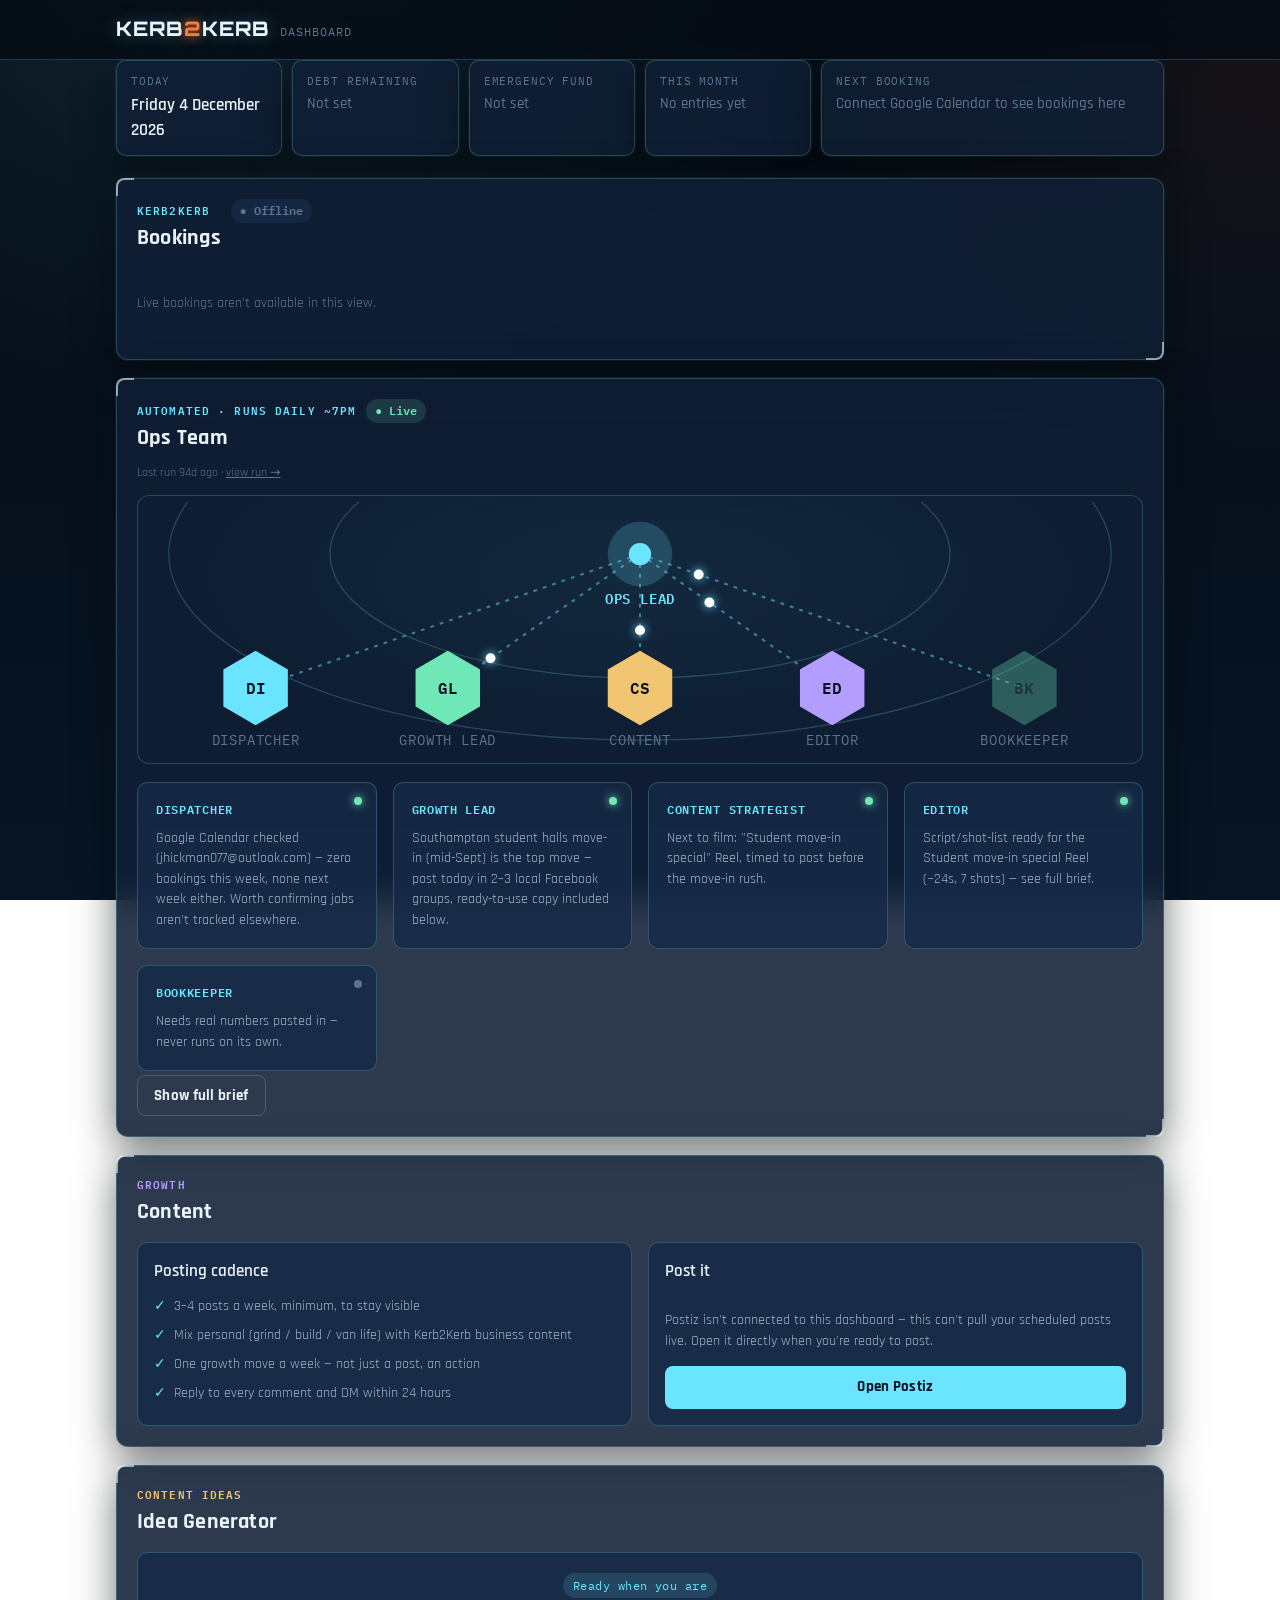
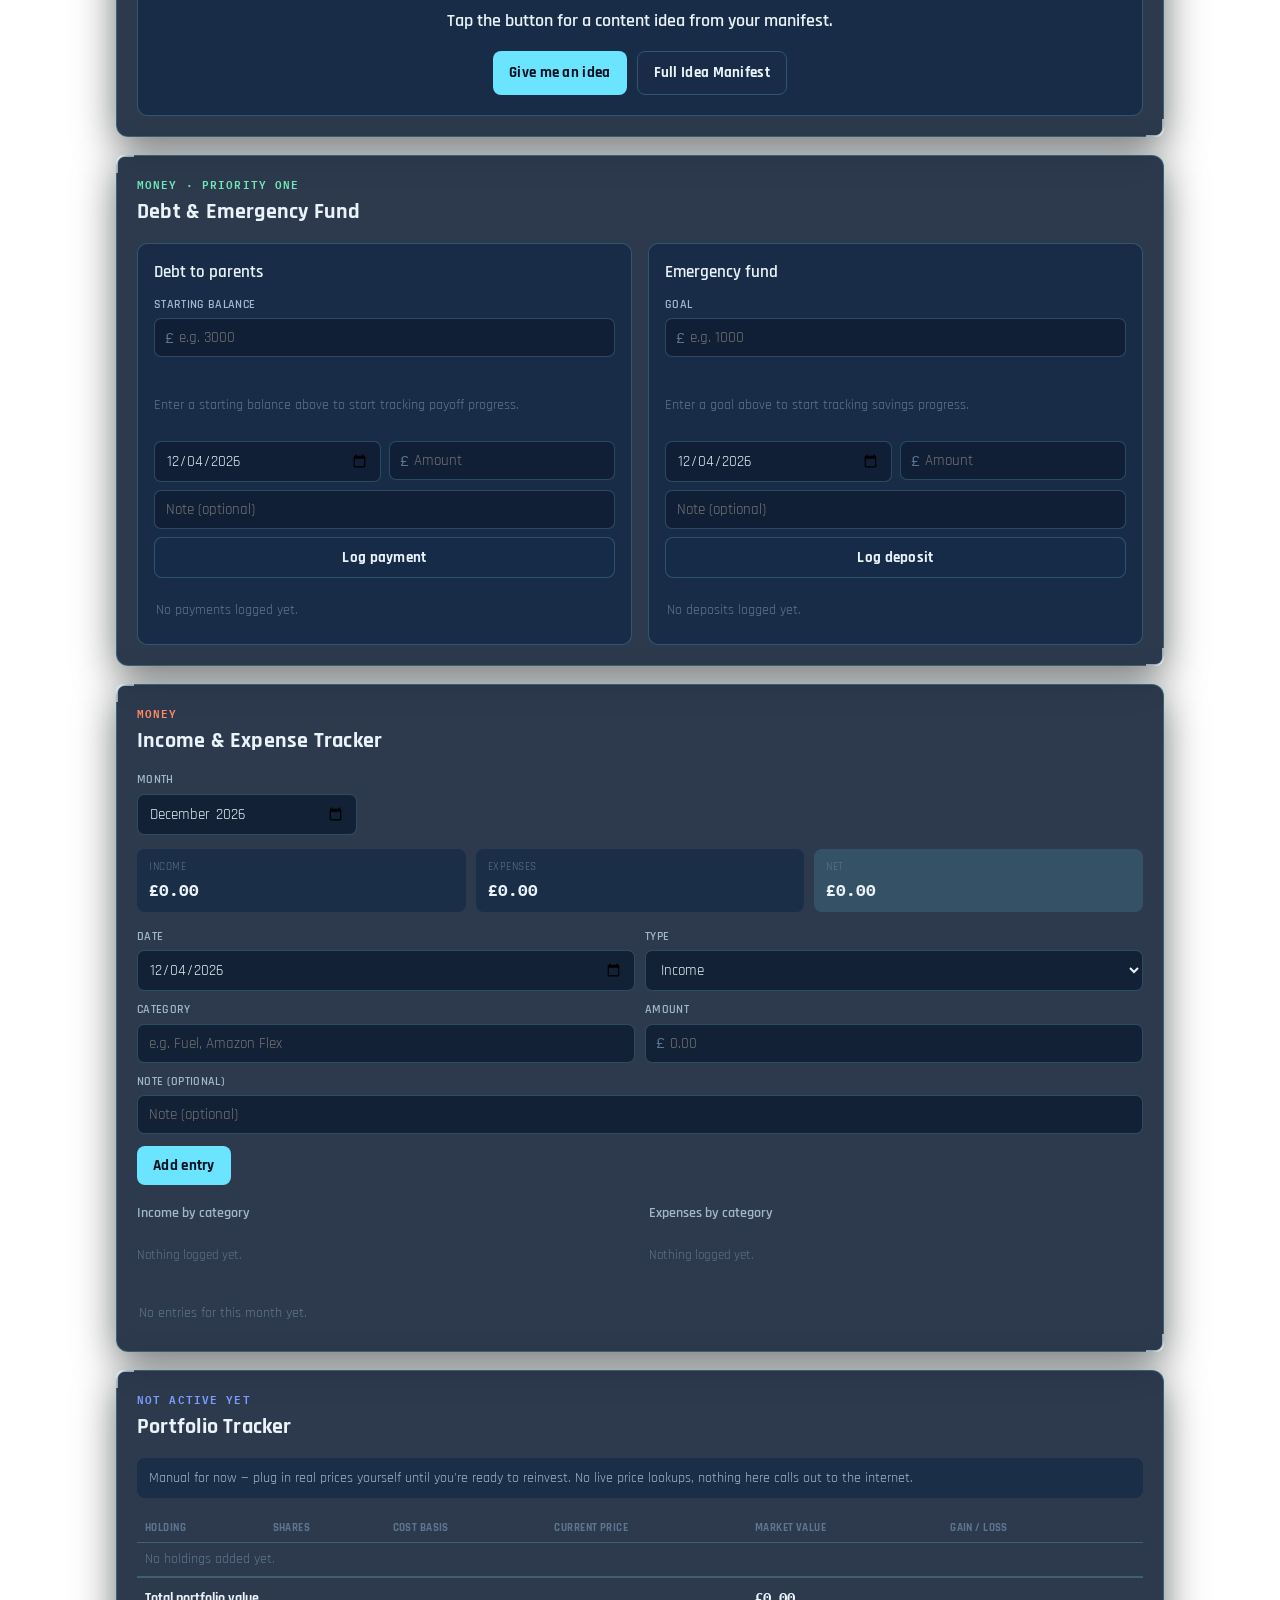
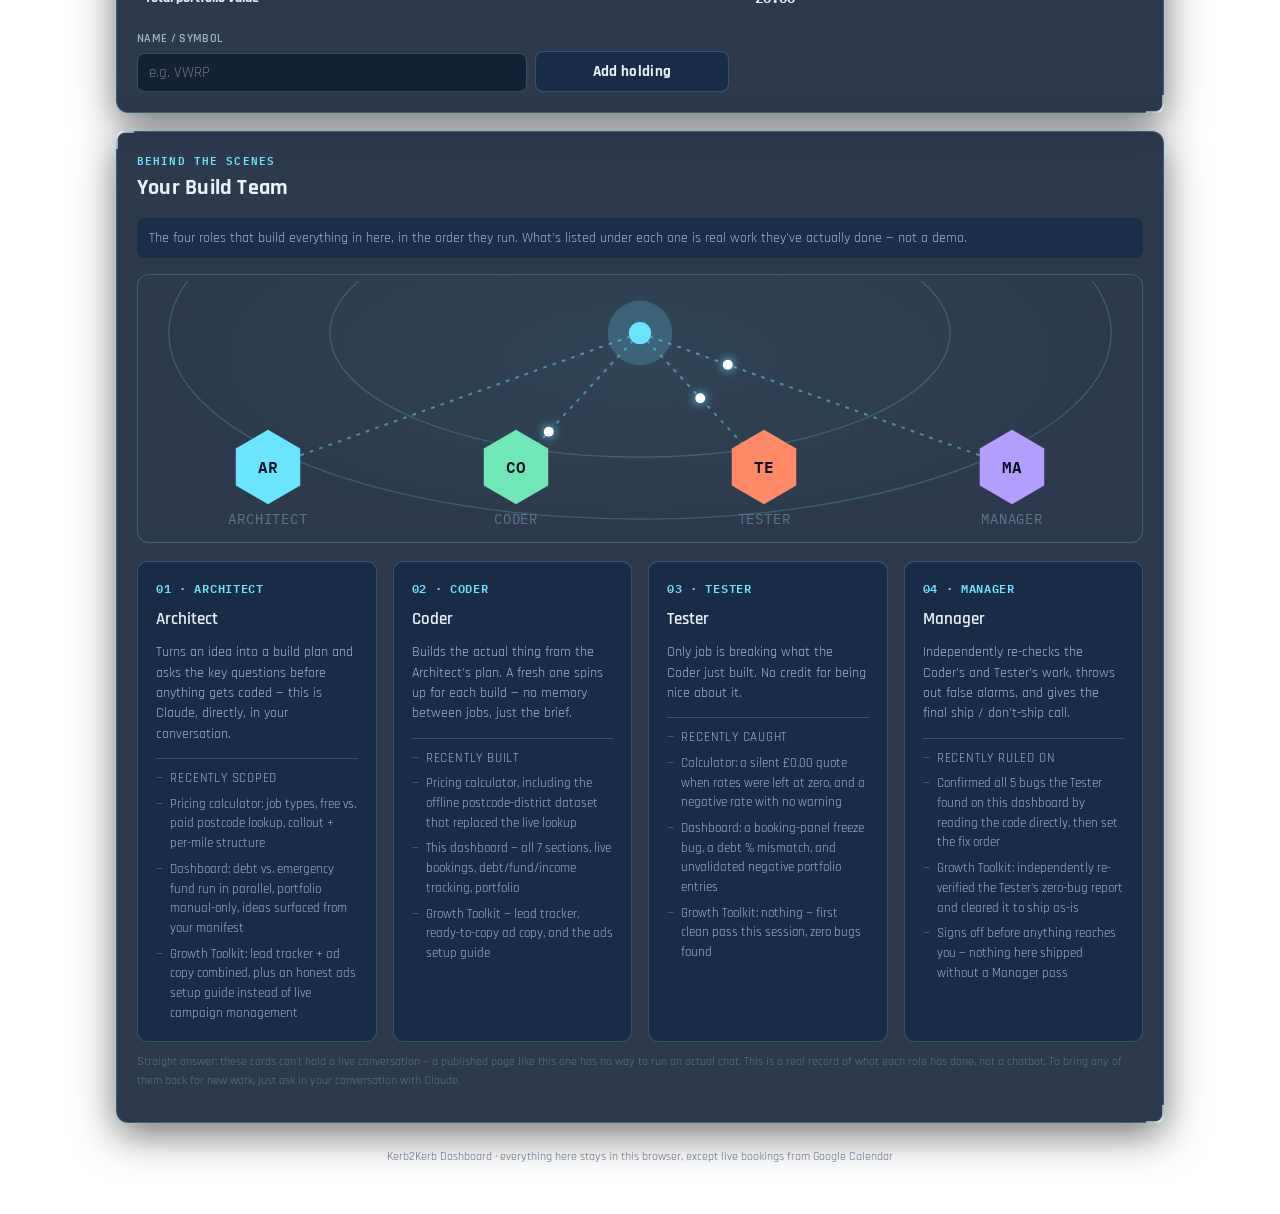
<file: dashboard/index.html>
<!DOCTYPE html>
<html lang="en">
<head>
<meta charset="UTF-8">
<meta name="viewport" content="width=device-width, initial-scale=1">
<title>Kerb2Kerb Dashboard</title>
<style>
  @import url('https://fonts.googleapis.com/css2?family=Orbitron:wght@700;800;900&family=Rajdhani:wght@400;500;600;700&family=IBM+Plex+Mono:wght@400;500;600&display=swap');

  /* Committed dark "mission control" theme — no light variant by design. */
  :root {
    --bg: #050B14;
    --surface: rgba(16, 31, 53, 0.88);
    --surface-alt: rgba(23, 43, 71, 0.82);
    --surface-solid: #101F35;
    --ink: #EAF3FA;
    --ink-soft: #9FB8CC;
    --ink-faint: #5D7690;
    --border: rgba(125, 232, 255, 0.22);
    --accent: #6BE4FF;
    --accent-ink: #06111F;
    --accent-soft: rgba(107, 228, 255, 0.14);
    --brand: #FF7A3D;
    --error: #FF6B6B;
    --error-soft: rgba(255, 107, 107, 0.14);
    --success: #6FE7B7;
    --success-soft: rgba(111, 231, 183, 0.14);
    --warning: #F2C572;
    --warning-soft: rgba(242, 197, 114, 0.14);
    --c-content: #B39DFF;
    --c-ideas: #F2C572;
    --c-debt: #6FE7B7;
    --c-ie: #FF8A65;
    --c-portfolio: #7C9CFF;
    --shadow: 0 0 0 1px rgba(107,228,255,0.06), 0 12px 40px rgba(0,0,0,0.55), 0 0 26px rgba(107,228,255,0.05);
  }

  * { box-sizing: border-box; }

  body {
    margin: 0;
    background:
      radial-gradient(ellipse 1100px 800px at 18% -8%, rgba(107,228,255,0.12), transparent 60%),
      radial-gradient(ellipse 900px 700px at 100% 8%, rgba(255,122,61,0.07), transparent 55%),
      radial-gradient(1px 1px at 20% 30%, rgba(234,243,250,0.55) 50%, transparent 51%),
      radial-gradient(1px 1px at 70% 65%, rgba(234,243,250,0.4) 50%, transparent 51%),
      radial-gradient(1.5px 1.5px at 45% 82%, rgba(234,243,250,0.45) 50%, transparent 51%),
      radial-gradient(1px 1px at 85% 22%, rgba(234,243,250,0.35) 50%, transparent 51%),
      radial-gradient(1px 1px at 10% 78%, rgba(234,243,250,0.3) 50%, transparent 51%),
      linear-gradient(180deg, #050B14 0%, #081525 100%);
    background-repeat: no-repeat, no-repeat, repeat, repeat, repeat, repeat, repeat, no-repeat;
    background-size: 100% 100%, 100% 100%, 260px 260px, 320px 320px, 300px 300px, 280px 280px, 340px 340px, 100% 100%;
    background-attachment: fixed, fixed, fixed, fixed, fixed, fixed, fixed, fixed;
    color: var(--ink);
    font-family: 'Rajdhani', system-ui, -apple-system, sans-serif;
    line-height: 1.5;
    -webkit-font-smoothing: antialiased;
    padding-bottom: 48px;
  }

  a { color: inherit; }

  .mono {
    font-family: 'IBM Plex Mono', monospace;
    font-variant-numeric: tabular-nums;
  }

  input, select, button, textarea { font-family: inherit; }
  input[type="number"] { font-variant-numeric: tabular-nums; }

  .wrap {
    max-width: 1080px;
    margin: 0 auto;
    padding: 0 16px;
  }

  /* ---- topbar ---- */
  .topbar {
    position: sticky;
    top: 0;
    z-index: 20;
    background: color-mix(in srgb, var(--bg) 78%, transparent);
    backdrop-filter: blur(10px);
    border-bottom: 1px solid var(--border);
  }
  .topbar-inner {
    display: flex;
    align-items: baseline;
    gap: 0.6rem;
    padding: 0.9rem 16px;
    flex-wrap: wrap;
  }
  .brand {
    font-family: 'Orbitron', sans-serif;
    font-weight: 800;
    font-size: 1.25rem;
    text-transform: uppercase;
    letter-spacing: 0.04em;
    text-shadow: 0 0 18px rgba(107,228,255,0.35);
  }
  .brand .dot { color: var(--brand); text-shadow: 0 0 12px var(--brand); }
  .topbar-sub {
    font-family: 'IBM Plex Mono', monospace;
    font-size: 0.78rem;
    letter-spacing: 0.08em;
    text-transform: uppercase;
    color: var(--ink-faint);
  }

  main { padding-top: 20px; }

  .eyebrow {
    font-family: 'IBM Plex Mono', monospace;
    font-size: 0.7rem;
    letter-spacing: 0.1em;
    text-transform: uppercase;
    color: var(--panel-accent, var(--accent));
    font-weight: 600;
  }

  h2 {
    font-family: 'Rajdhani', sans-serif;
    font-weight: 700;
    font-size: 1.35rem;
    letter-spacing: 0.01em;
    margin: 0.2rem 0 0;
  }

  h3 {
    font-family: 'Rajdhani', sans-serif;
    font-weight: 600;
    font-size: 1.05rem;
    margin: 0 0 0.7rem;
  }

  h4 {
    font-family: 'Rajdhani', sans-serif;
    font-weight: 600;
    font-size: 0.86rem;
    margin: 0 0 0.6rem;
    color: var(--ink-soft);
  }

  /* ---- overview strip ---- */
  .overview {
    display: grid;
    grid-template-columns: repeat(auto-fit, minmax(150px, 1fr));
    gap: 10px;
    margin-bottom: 22px;
  }
  .ov-tile {
    background: var(--surface);
    border: 1px solid var(--border);
    border-radius: 10px;
    box-shadow: var(--shadow);
    backdrop-filter: blur(12px);
    padding: 12px 14px;
    min-width: 0;
  }
  .ov-tile-wide { grid-column: span 2; }
  @media (max-width: 480px) {
    .ov-tile-wide { grid-column: span 1; }
  }
  .ov-label {
    font-family: 'IBM Plex Mono', monospace;
    font-size: 0.68rem;
    letter-spacing: 0.08em;
    text-transform: uppercase;
    color: var(--ink-faint);
    margin-bottom: 4px;
  }
  .ov-value {
    font-size: 1.05rem;
    font-weight: 600;
    overflow-wrap: anywhere;
  }
  .ov-value.ov-muted {
    color: var(--ink-faint);
    font-weight: 500;
    font-size: 0.92rem;
  }
  .ov-sub {
    font-size: 0.76rem;
    color: var(--ink-soft);
    margin-top: 2px;
  }

  .text-success { color: var(--success); }
  .text-error { color: var(--error); }
  .text-warning { color: var(--warning); }

  /* ---- panels ---- */
  .panel {
    position: relative;
    background: var(--surface);
    border: 1px solid var(--border);
    border-radius: 12px;
    box-shadow: var(--shadow);
    backdrop-filter: blur(16px) saturate(140%);
    padding: 20px;
    margin-bottom: 18px;
  }
  .panel::before,
  .panel::after {
    content: "";
    position: absolute;
    width: 16px;
    height: 16px;
    border-color: var(--panel-accent, var(--accent));
    opacity: 0.6;
    pointer-events: none;
  }
  .panel::before {
    top: -1px;
    left: -1px;
    border-top: 2px solid;
    border-left: 2px solid;
    border-top-left-radius: 8px;
  }
  .panel::after {
    bottom: -1px;
    right: -1px;
    border-bottom: 2px solid;
    border-right: 2px solid;
    border-bottom-right-radius: 8px;
  }
  .panel-head {
    display: flex;
    align-items: baseline;
    gap: 10px;
    flex-wrap: wrap;
    margin-bottom: 14px;
  }
  .panel-head h2 { margin-right: auto; }

  .live-pill {
    font-family: 'IBM Plex Mono', monospace;
    font-size: 0.72rem;
    font-weight: 600;
    padding: 3px 9px;
    border-radius: 999px;
    background: var(--surface-alt);
    color: var(--ink-faint);
    white-space: nowrap;
  }
  .live-pill.is-live { background: var(--success-soft); color: var(--success); }
  .live-pill.is-stale { background: var(--warning-soft); color: var(--warning); }
  .live-pill.is-offline { background: var(--surface-alt); color: var(--ink-faint); }

  .updated-note {
    font-size: 0.72rem;
    color: var(--ink-faint);
    width: 100%;
  }

  .banner {
    font-size: 0.85rem;
    padding: 10px 12px;
    border-radius: 8px;
    margin-bottom: 12px;
  }
  .banner-error { background: var(--error-soft); color: var(--error); }
  .banner-warning { background: var(--warning-soft); color: var(--warning); }
  .banner-muted { background: var(--surface-alt); color: var(--ink-soft); }

  .empty-note {
    color: var(--ink-faint);
    font-size: 0.9rem;
    padding: 10px 0;
  }
  .empty-note-sm {
    color: var(--ink-faint);
    font-size: 0.82rem;
  }

  /* ---- bookings ---- */
  .bookings-list {
    display: flex;
    flex-direction: column;
    gap: 10px;
  }
  .booking-item {
    border: 1px solid var(--border);
    border-radius: 10px;
    padding: 12px 14px;
    background: var(--surface-alt);
  }
  .booking-item.booking-past { opacity: 0.55; }
  .booking-when {
    font-size: 0.76rem;
    color: var(--accent);
    font-weight: 600;
    margin-bottom: 2px;
  }
  .booking-title { font-weight: 600; font-size: 0.95rem; }
  .booking-loc, .booking-desc {
    font-size: 0.82rem;
    color: var(--ink-soft);
    margin-top: 3px;
  }
  .booking-link {
    display: inline-block;
    font-family: 'IBM Plex Mono', monospace;
    font-size: 0.76rem;
    color: var(--accent);
    text-decoration: none;
    margin-top: 6px;
  }
  .booking-link:hover { text-decoration: underline; }

  /* ---- buttons ---- */
  .btn {
    display: inline-flex;
    align-items: center;
    gap: 0.4em;
    justify-content: center;
    font-family: 'Rajdhani', sans-serif;
    font-weight: 700;
    font-size: 0.94rem;
    letter-spacing: 0.02em;
    text-decoration: none;
    border: none;
    border-radius: 8px;
    padding: 10px 16px;
    cursor: pointer;
    transition: opacity 0.15s, background 0.15s, box-shadow 0.15s;
  }
  .btn:active { transform: scale(0.99); }
  .btn-primary { background: var(--accent); color: var(--accent-ink); box-shadow: 0 0 0 rgba(107,228,255,0); }
  .btn-primary:hover { opacity: 0.92; box-shadow: 0 0 18px rgba(107,228,255,0.4); }
  .btn-secondary { background: var(--surface-alt); color: var(--ink); border: 1px solid var(--border); }
  .btn-secondary:hover { background: var(--border); }
  .btn-ghost { border: 1px solid var(--border); color: var(--ink); background: transparent; }
  .btn-ghost:hover { background: var(--surface-alt); }
  .btn-block { width: 100%; }

  /* ---- content section ---- */
  .content-grid, .dual-grid {
    display: grid;
    grid-template-columns: 1fr 1fr;
    gap: 16px;
  }
  @media (max-width: 720px) {
    .content-grid, .dual-grid { grid-template-columns: 1fr; }
  }
  .subcard {
    border: 1px solid var(--border);
    border-radius: 10px;
    padding: 16px;
    background: var(--surface-alt);
  }
  .subcard-cta { display: flex; flex-direction: column; }
  .subcard-cta p { color: var(--ink-soft); font-size: 0.88rem; flex-grow: 1; }

  .checklist { list-style: none; margin: 0; padding: 0; display: flex; flex-direction: column; gap: 8px; }
  .checklist li {
    font-size: 0.88rem;
    color: var(--ink-soft);
    padding-left: 1.4em;
    position: relative;
  }
  .checklist li::before {
    content: "✓";
    position: absolute;
    left: 0;
    color: var(--accent);
    font-weight: 700;
  }

  .honesty-note {
    font-size: 0.78rem;
    color: var(--ink-faint);
    margin-top: 10px;
  }

  /* ---- build team ---- */
  .agent-grid {
    display: grid;
    grid-template-columns: repeat(4, 1fr);
    gap: 16px;
  }
  @media (max-width: 900px) {
    .agent-grid { grid-template-columns: 1fr 1fr; }
  }
  @media (max-width: 520px) {
    .agent-grid { grid-template-columns: 1fr; }
  }
  .agent-card {
    border: 1px solid var(--border);
    border-radius: 10px;
    padding: 18px;
    background: var(--surface-alt);
    display: flex;
    flex-direction: column;
    gap: 10px;
  }
  .agent-step {
    font-family: 'IBM Plex Mono', monospace;
    font-size: 0.72rem;
    letter-spacing: 0.06em;
    color: var(--accent);
    font-weight: 600;
  }
  .agent-card h3 { margin: 0; font-size: 1.05rem; }
  .agent-role { font-size: 0.85rem; color: var(--ink-soft); margin: 0; }
  .agent-work {
    list-style: none;
    margin: 4px 0 0;
    padding: 10px 0 0;
    border-top: 1px solid var(--border);
    display: flex;
    flex-direction: column;
    gap: 6px;
  }
  .agent-work-label {
    font-size: 0.7rem;
    text-transform: uppercase;
    letter-spacing: 0.06em;
    color: var(--ink-faint);
  }
  .agent-work li {
    font-size: 0.82rem;
    color: var(--ink-soft);
    padding-left: 1.1em;
    position: relative;
  }
  .agent-work li::before {
    content: "—";
    position: absolute;
    left: 0;
    color: var(--ink-faint);
  }

  /* ---- idea generator ---- */
  .idea-card {
    border: 1px solid var(--border);
    border-radius: 10px;
    padding: 20px;
    background: var(--surface-alt);
    text-align: center;
  }
  .idea-tag {
    display: inline-block;
    font-family: 'IBM Plex Mono', monospace;
    font-size: 0.72rem;
    letter-spacing: 0.04em;
    color: var(--accent);
    background: var(--accent-soft);
    padding: 4px 10px;
    border-radius: 999px;
    margin-bottom: 10px;
  }
  .idea-text {
    font-size: 1.1rem;
    font-weight: 600;
    max-width: 46ch;
    margin: 0 auto 16px;
    text-wrap: balance;
  }
  .idea-actions {
    display: flex;
    gap: 10px;
    justify-content: center;
    flex-wrap: wrap;
  }

  /* ---- forms ---- */
  label {
    display: block;
    font-size: 0.72rem;
    font-weight: 600;
    color: var(--ink-soft);
    text-transform: uppercase;
    letter-spacing: 0.03em;
    margin-bottom: 5px;
  }
  .field-row { margin-bottom: 12px; }
  .field-row-inline {
    display: flex;
    align-items: center;
    gap: 10px;
    margin-bottom: 4px;
  }
  .field-row-inline .field-row { margin-bottom: 0; flex: 1; }
  .saved-note {
    font-size: 0.74rem;
    color: var(--success);
    min-height: 1em;
    margin: 4px 0 12px;
  }

  input[type="text"], input[type="number"], input[type="date"], input[type="month"], select {
    width: 100%;
    font-size: 0.92rem;
    padding: 9px 11px;
    border: 1px solid var(--border);
    border-radius: 7px;
    background: var(--surface);
    color: var(--ink);
    outline: none;
  }
  input:focus, select:focus { border-color: var(--accent); }

  .prefix-wrap { position: relative; }
  .prefix-wrap .symbol {
    position: absolute;
    left: 11px;
    top: 50%;
    transform: translateY(-50%);
    color: var(--ink-faint);
    font-family: 'IBM Plex Mono', monospace;
    font-size: 0.92rem;
    pointer-events: none;
  }
  .prefix-wrap input { padding-left: 24px; }

  .row2 {
    display: grid;
    grid-template-columns: 1fr 1fr;
    gap: 10px;
    margin-bottom: 10px;
  }
  @media (max-width: 420px) {
    .row2 { grid-template-columns: 1fr; }
  }

  .log-form { margin: 14px 0; display: flex; flex-direction: column; gap: 8px; }
  .log-form-row { display: grid; grid-template-columns: 1fr 1fr; gap: 8px; }
  @media (max-width: 420px) {
    .log-form-row { grid-template-columns: 1fr; }
  }

  /* ---- progress ---- */
  .progress-block { margin: 14px 0; }
  .progress-row {
    display: flex;
    justify-content: space-between;
    font-size: 0.85rem;
    margin-bottom: 6px;
  }
  .bar {
    height: 9px;
    border-radius: 999px;
    background: var(--surface);
    border: 1px solid var(--border);
    overflow: hidden;
  }
  .bar-fill {
    height: 100%;
    background: var(--success);
    border-radius: 999px;
    transition: width 0.2s ease;
  }
  .progress-meta {
    display: flex;
    justify-content: space-between;
    font-size: 0.76rem;
    color: var(--ink-faint);
    margin-top: 6px;
  }

  /* ---- entry lists ---- */
  .entry-list {
    list-style: none;
    margin: 12px 0 0;
    padding: 0;
    display: flex;
    flex-direction: column;
    gap: 6px;
    max-height: 260px;
    overflow-y: auto;
  }
  .entry-item {
    display: flex;
    align-items: center;
    gap: 10px;
    font-size: 0.82rem;
    padding: 8px 10px;
    border-radius: 7px;
    background: var(--surface);
    border: 1px solid var(--border);
    flex-wrap: wrap;
  }
  .entry-empty {
    list-style: none;
    color: var(--ink-faint);
    font-size: 0.85rem;
    padding: 8px 2px;
  }
  .entry-date { color: var(--ink-faint); flex-shrink: 0; }
  .entry-amount { font-weight: 600; flex-shrink: 0; }
  .entry-note { color: var(--ink-soft); flex: 1; min-width: 80px; }
  .entry-cat { color: var(--ink-soft); flex: 1; min-width: 80px; }
  .entry-tag {
    font-family: 'IBM Plex Mono', monospace;
    font-size: 0.68rem;
    padding: 2px 7px;
    border-radius: 999px;
    flex-shrink: 0;
  }
  .tag-success { background: var(--success-soft); color: var(--success); }
  .tag-neutral { background: var(--surface-alt); color: var(--ink-soft); }

  .icon-btn {
    margin-left: auto;
    width: 24px;
    height: 24px;
    flex-shrink: 0;
    border: 1px solid var(--border);
    background: transparent;
    color: var(--ink-faint);
    border-radius: 6px;
    cursor: pointer;
    font-size: 0.72rem;
    line-height: 1;
    padding: 0;
  }
  .icon-btn:hover { border-color: var(--error); color: var(--error); }

  /* ---- income/expense ---- */
  .ie-controls { margin-bottom: 14px; max-width: 220px; }
  .ie-totals {
    display: grid;
    grid-template-columns: repeat(3, 1fr);
    gap: 10px;
    margin-bottom: 16px;
  }
  .stat {
    background: var(--surface-alt);
    border-radius: 8px;
    padding: 10px 12px;
    display: flex;
    flex-direction: column;
    gap: 3px;
  }
  .stat span:first-child {
    font-size: 0.68rem;
    text-transform: uppercase;
    letter-spacing: 0.05em;
    color: var(--ink-faint);
  }
  .stat span:last-child { font-size: 1rem; font-weight: 700; }
  .stat-net { background: var(--accent-soft); }

  .ie-form { margin-bottom: 18px; }

  .breakdown-grid {
    display: grid;
    grid-template-columns: 1fr 1fr;
    gap: 18px;
    margin-bottom: 16px;
  }
  @media (max-width: 600px) {
    .breakdown-grid { grid-template-columns: 1fr; }
  }
  .bars { display: flex; flex-direction: column; gap: 8px; }
  .bar-item { font-size: 0.8rem; }
  .bar-label {
    display: flex;
    justify-content: space-between;
    margin-bottom: 3px;
    color: var(--ink-soft);
  }
  .bar-track {
    height: 6px;
    border-radius: 999px;
    background: var(--surface-alt);
    overflow: hidden;
  }
  .bar-track-fill { height: 100%; border-radius: 999px; }
  .bar-fill-success { background: var(--success); }
  .bar-fill-neutral { background: var(--ink-faint); }

  /* ---- portfolio table ---- */
  .section-note {
    font-size: 0.85rem;
    color: var(--ink-soft);
    background: var(--surface-alt);
    border-radius: 8px;
    padding: 10px 12px;
    margin: 0 0 16px;
  }
  .table-scroll { overflow-x: auto; margin-bottom: 16px; }
  .data-table {
    width: 100%;
    min-width: 620px;
    border-collapse: collapse;
    font-size: 0.85rem;
  }
  .data-table th {
    text-align: left;
    font-size: 0.68rem;
    text-transform: uppercase;
    letter-spacing: 0.04em;
    color: var(--ink-faint);
    padding: 6px 8px;
    border-bottom: 1px solid var(--border);
  }
  .data-table td {
    padding: 6px 8px;
    border-bottom: 1px solid var(--border);
    vertical-align: middle;
  }
  .data-table tfoot td {
    border-bottom: none;
    border-top: 2px solid var(--border);
    font-weight: 700;
    padding-top: 10px;
  }
  .cell-input {
    width: 90px;
    padding: 6px 8px;
    font-size: 0.85rem;
  }
  .data-table .prefix-wrap .cell-input { padding-left: 22px; width: 100px; }
  .add-holding-form {
    display: grid;
    grid-template-columns: 2fr 1fr 1fr 1fr auto;
    gap: 8px;
    align-items: end;
  }
  @media (max-width: 720px) {
    .add-holding-form { grid-template-columns: 1fr 1fr; }
  }

  .footer {
    text-align: center;
    font-size: 0.78rem;
    color: var(--ink-faint);
    margin-top: 24px;
    padding: 0 16px;
  }

  @media (prefers-reduced-motion: reduce) {
    * { transition: none !important; animation: none !important; }
  }

  /* ---- orbital diagram (build team) ---- */
  .orbital-wrap {
    margin-bottom: 18px;
    border: 1px solid var(--border);
    border-radius: 12px;
    background: radial-gradient(ellipse at 50% 30%, rgba(107,228,255,0.06), transparent 70%);
    padding: 6px 6px 0;
    overflow: hidden;
  }
  .orbital-svg { display: block; width: 100%; height: auto; }
  .orbital-ring { fill: none; stroke: var(--border); stroke-width: 1; }
  .orbital-ring-group { transform-box: view-box; transform-origin: 400px 42px; animation: orbital-rotate 50s linear infinite; }
  .orbital-line { fill: none; stroke: var(--accent); stroke-width: 1.6; opacity: 0.5; stroke-dasharray: 3 5; animation: orbital-dash 2.2s linear infinite; }
  .orbital-hub-glow { fill: var(--accent); opacity: 0.2; transform-box: fill-box; transform-origin: center; animation: hub-pulse 2.6s ease-in-out infinite; }
  .orbital-hub { fill: var(--accent); }
  .orbital-pulse-dot { fill: #FFFFFF; filter: drop-shadow(0 0 4px var(--accent)); }
  .orbital-node { transform-box: fill-box; transform-origin: center; animation: node-pulse 3s ease-in-out infinite; }
  .orbital-node-label {
    font-family: 'IBM Plex Mono', monospace;
    font-size: 13px;
    font-weight: 600;
    fill: #06111F;
    text-anchor: middle;
    dominant-baseline: central;
  }
  .orbital-role-label {
    font-family: 'IBM Plex Mono', monospace;
    font-size: 11px;
    letter-spacing: 0.06em;
    fill: var(--ink-faint);
    text-anchor: middle;
    text-transform: uppercase;
  }
  .orbital-hub-label {
    font-family: 'IBM Plex Mono', monospace;
    font-size: 11px;
    font-weight: 600;
    letter-spacing: 0.06em;
    fill: var(--accent);
    text-anchor: middle;
    text-transform: uppercase;
  }
  .orbital-node.is-idle { opacity: 0.32; animation: none; }
  .orbital-node.is-idle + .orbital-node-label { opacity: 0.5; }

  /* ---- ops team status ---- */
  .ops-run-meta {
    font-size: 0.78rem;
    color: var(--ink-faint);
    margin: -6px 0 14px;
  }
  .ops-role-card { position: relative; }
  .ops-role-status {
    position: absolute;
    top: 14px;
    right: 14px;
    width: 8px;
    height: 8px;
    border-radius: 50%;
    background: var(--ink-faint);
  }
  .ops-role-status.ok { background: var(--success); box-shadow: 0 0 8px var(--success); }
  .ops-role-status.idle { background: var(--ink-faint); }
  .ops-role-card p.agent-role { min-height: 0; }
  .ops-brief-toggle {
    margin-top: 4px;
  }
  .ops-brief-full {
    white-space: pre-wrap;
    font-size: 0.85rem;
    color: var(--ink-soft);
    background: var(--surface);
    border: 1px solid var(--border);
    border-radius: 10px;
    padding: 14px 16px;
    margin-top: 12px;
    max-height: 420px;
    overflow-y: auto;
  }
  @keyframes orbital-dash {
    to { stroke-dashoffset: -16; }
  }
  @keyframes orbital-rotate {
    to { transform: rotate(360deg); }
  }
  @keyframes hub-pulse {
    0%, 100% { transform: scale(1); opacity: 0.2; }
    50% { transform: scale(1.5); opacity: 0.4; }
  }
  @keyframes node-pulse {
    0%, 100% { transform: scale(1); }
    50% { transform: scale(1.07); }
  }
</style>
</head>
<body>

<div class="topbar">
  <div class="topbar-inner wrap">
    <div class="brand">Kerb<span class="dot">2</span>Kerb</div>
    <div class="topbar-sub">Dashboard</div>
  </div>
</div>

<main class="wrap">

  <!-- 1. Overview strip -->
  <section class="overview" aria-label="Overview">
    <div class="ov-tile">
      <div class="ov-label">Today</div>
      <div class="ov-value" id="ovToday">—</div>
    </div>
    <div class="ov-tile">
      <div class="ov-label">Debt remaining</div>
      <div class="ov-value ov-muted" id="ovDebt">Not set</div>
      <div class="ov-sub" id="ovDebtSub"></div>
    </div>
    <div class="ov-tile">
      <div class="ov-label">Emergency fund</div>
      <div class="ov-value ov-muted" id="ovFund">Not set</div>
      <div class="ov-sub" id="ovFundSub"></div>
    </div>
    <div class="ov-tile">
      <div class="ov-label">This month</div>
      <div class="ov-value ov-muted" id="ovNet">No entries yet</div>
      <div class="ov-sub" id="ovNetSub"></div>
    </div>
    <div class="ov-tile ov-tile-wide">
      <div class="ov-label">Next booking</div>
      <div class="ov-value ov-muted" id="ovBooking">Loading…</div>
    </div>
  </section>

  <!-- 2. Bookings (live via MCP) -->
  <section class="panel" id="bookingsPanel">
    <div class="panel-head">
      <div>
        <div class="eyebrow">Kerb2Kerb</div>
        <h2>Bookings</h2>
      </div>
      <span class="live-pill" id="bookingsLivePill">● Checking…</span>
      <span class="updated-note" id="bookingsUpdated" hidden></span>
    </div>
    <div class="banner" id="bookingsBanner" hidden></div>
    <div class="bookings-list" id="bookingsList">
      <p class="empty-note">Loading your calendar…</p>
    </div>
  </section>

  <!-- 2b. Ops Team (live, via scheduled cloud routine) -->
  <section class="panel" id="opsTeamPanel">
    <div class="panel-head">
      <div>
        <div class="eyebrow">Automated · runs daily ~7pm</div>
        <h2>Ops Team</h2>
      </div>
      <span class="live-pill" id="opsTeamLivePill">● Checking…</span>
    </div>
    <p class="ops-run-meta" id="opsRunMeta">Loading last run…</p>

    <div class="orbital-wrap">
      <svg class="orbital-svg" viewBox="0 0 800 210" preserveAspectRatio="xMidYMid meet" role="img" aria-label="Diagram: Ops Lead at the hub, connected to five roles - Dispatcher, Growth Lead, Content Strategist, Editor, Bookkeeper">
        <g class="orbital-ring-group">
          <ellipse class="orbital-ring" cx="400" cy="42" rx="380" ry="150"></ellipse>
          <ellipse class="orbital-ring" cx="400" cy="42" rx="250" ry="100"></ellipse>
        </g>
        <line class="orbital-line" x1="400" y1="42" x2="90" y2="150"></line>
        <line class="orbital-line" x1="400" y1="42" x2="245" y2="150"></line>
        <line class="orbital-line" x1="400" y1="42" x2="400" y2="150"></line>
        <line class="orbital-line" x1="400" y1="42" x2="555" y2="150"></line>
        <line class="orbital-line" x1="400" y1="42" x2="710" y2="150"></line>
        <circle class="orbital-pulse-dot" r="4"><animateMotion path="M400,42 L90,150" dur="2.4s" begin="0s" repeatCount="indefinite"></animateMotion></circle>
        <circle class="orbital-pulse-dot" r="4"><animateMotion path="M400,42 L245,150" dur="2.4s" begin="0.5s" repeatCount="indefinite"></animateMotion></circle>
        <circle class="orbital-pulse-dot" r="4"><animateMotion path="M400,42 L400,150" dur="2.4s" begin="1.0s" repeatCount="indefinite"></animateMotion></circle>
        <circle class="orbital-pulse-dot" r="4"><animateMotion path="M400,42 L555,150" dur="2.4s" begin="1.5s" repeatCount="indefinite"></animateMotion></circle>
        <circle class="orbital-pulse-dot" r="4"><animateMotion path="M400,42 L710,150" dur="2.4s" begin="2.0s" repeatCount="indefinite"></animateMotion></circle>
        <circle class="orbital-hub-glow" cx="400" cy="42" r="26"></circle>
        <circle class="orbital-hub" cx="400" cy="42" r="9"></circle>
        <text class="orbital-hub-label" x="400" y="82">Ops Lead</text>
        <polygon class="orbital-node" data-role="dispatcher" points="116,135 116,165 90,180 64,165 64,135 90,120" style="fill:var(--accent); animation-delay:0s"></polygon>
        <text class="orbital-node-label" x="90" y="150">DI</text>
        <text class="orbital-role-label" x="90" y="196">Dispatcher</text>
        <polygon class="orbital-node" data-role="growth-lead" points="271,135 271,165 245,180 219,165 219,135 245,120" style="fill:var(--success); animation-delay:0.4s"></polygon>
        <text class="orbital-node-label" x="245" y="150">GL</text>
        <text class="orbital-role-label" x="245" y="196">Growth Lead</text>
        <polygon class="orbital-node" data-role="content-strategist" points="426,135 426,165 400,180 374,165 374,135 400,120" style="fill:var(--c-ideas); animation-delay:0.8s"></polygon>
        <text class="orbital-node-label" x="400" y="150">CS</text>
        <text class="orbital-role-label" x="400" y="196">Content</text>
        <polygon class="orbital-node" data-role="editor" points="581,135 581,165 555,180 529,165 529,135 555,120" style="fill:var(--c-content); animation-delay:1.2s"></polygon>
        <text class="orbital-node-label" x="555" y="150">ED</text>
        <text class="orbital-role-label" x="555" y="196">Editor</text>
        <polygon class="orbital-node is-idle" data-role="bookkeeper" points="736,135 736,165 710,180 684,165 684,135 710,120" style="fill:var(--c-debt); animation-delay:1.6s"></polygon>
        <text class="orbital-node-label" x="710" y="150">BK</text>
        <text class="orbital-role-label" x="710" y="196">Bookkeeper</text>
      </svg>
    </div>

    <div class="agent-grid" id="opsTeamGrid">
      <div class="agent-card ops-role-card"><span class="ops-role-status idle"></span><span class="agent-step">DISPATCHER</span><p class="agent-role">Loading…</p></div>
      <div class="agent-card ops-role-card"><span class="ops-role-status idle"></span><span class="agent-step">GROWTH LEAD</span><p class="agent-role">Loading…</p></div>
      <div class="agent-card ops-role-card"><span class="ops-role-status idle"></span><span class="agent-step">CONTENT STRATEGIST</span><p class="agent-role">Loading…</p></div>
      <div class="agent-card ops-role-card"><span class="ops-role-status idle"></span><span class="agent-step">EDITOR</span><p class="agent-role">Loading…</p></div>
      <div class="agent-card ops-role-card"><span class="ops-role-status idle"></span><span class="agent-step">BOOKKEEPER</span><p class="agent-role">Needs real numbers pasted in — never runs on its own.</p></div>
    </div>

    <button class="btn btn-ghost btn-sm ops-brief-toggle" id="opsBriefToggle" hidden>Show full brief</button>
    <div class="ops-brief-full" id="opsBriefFull" hidden></div>
  </section>

  <!-- 3. Content -->
  <section class="panel" style="--panel-accent: var(--c-content)">
    <div class="panel-head">
      <div>
        <div class="eyebrow">Growth</div>
        <h2>Content</h2>
      </div>
    </div>
    <div class="content-grid">
      <div class="subcard">
        <h3>Posting cadence</h3>
        <ul class="checklist">
          <li>3–4 posts a week, minimum, to stay visible</li>
          <li>Mix personal (grind / build / van life) with Kerb2Kerb business content</li>
          <li>One growth move a week — not just a post, an action</li>
          <li>Reply to every comment and DM within 24 hours</li>
        </ul>
      </div>
      <div class="subcard subcard-cta">
        <h3>Post it</h3>
        <p>Postiz isn't connected to this dashboard — this can't pull your scheduled posts live. Open it directly when you're ready to post.</p>
        <a class="btn btn-primary btn-block" href="https://app.postiz.com" target="_blank" rel="noopener">Open Postiz</a>
      </div>
    </div>
  </section>

  <!-- 4. Idea Generator -->
  <section class="panel" style="--panel-accent: var(--c-ideas)">
    <div class="panel-head">
      <div>
        <div class="eyebrow">Content ideas</div>
        <h2>Idea Generator</h2>
      </div>
    </div>
    <div class="idea-card">
      <div class="idea-tag" id="ideaTag">Ready when you are</div>
      <div class="idea-text" id="ideaText">Tap the button for a content idea from your manifest.</div>
      <div class="idea-actions">
        <button class="btn btn-primary" id="ideaBtn">Give me an idea</button>
        <a class="btn btn-ghost" href="https://claude.ai/code/artifact/f719d203-6313-41cb-b036-cc39e55f90f5" target="_blank" rel="noopener">Full Idea Manifest</a>
      </div>
    </div>
  </section>

  <!-- 5. Debt & Emergency Fund -->
  <section class="panel" style="--panel-accent: var(--c-debt)">
    <div class="panel-head">
      <div>
        <div class="eyebrow">Money · priority one</div>
        <h2>Debt &amp; Emergency Fund</h2>
      </div>
    </div>
    <div class="dual-grid">

      <div class="subcard" id="debtCard">
        <h3>Debt to parents</h3>
        <div class="field-row">
          <label for="debtBalanceInput">Starting balance</label>
          <div class="prefix-wrap">
            <span class="symbol">£</span>
            <input type="number" id="debtBalanceInput" min="0" step="0.01" inputmode="decimal" placeholder="e.g. 3000">
          </div>
          <div class="saved-note" id="debtSavedNote"></div>
        </div>

        <div class="progress-block" id="debtProgressBlock" hidden>
          <div class="progress-row"><span>Remaining</span><span class="mono" id="debtRemaining">£0.00</span></div>
          <div class="bar"><div class="bar-fill" id="debtBarFill" style="width:0%"></div></div>
          <div class="progress-meta"><span id="debtPercent">0% paid off</span><span class="mono" id="debtPaidTotal"></span></div>
        </div>
        <div class="empty-note" id="debtEmptyNote">Enter a starting balance above to start tracking payoff progress.</div>

        <div class="log-form">
          <div class="log-form-row">
            <input type="date" id="debtPayDate">
            <div class="prefix-wrap"><span class="symbol">£</span><input type="number" id="debtPayAmount" min="0" step="0.01" inputmode="decimal" placeholder="Amount"></div>
          </div>
          <input type="text" id="debtPayNote" placeholder="Note (optional)">
          <button class="btn btn-secondary" id="debtPayBtn">Log payment</button>
        </div>

        <ul class="entry-list" id="debtPayList"></ul>
      </div>

      <div class="subcard" id="fundCard">
        <h3>Emergency fund</h3>
        <div class="field-row">
          <label for="fundGoalInput">Goal</label>
          <div class="prefix-wrap">
            <span class="symbol">£</span>
            <input type="number" id="fundGoalInput" min="0" step="0.01" inputmode="decimal" placeholder="e.g. 1000">
          </div>
          <div class="saved-note" id="fundSavedNote"></div>
        </div>

        <div class="progress-block" id="fundProgressBlock" hidden>
          <div class="progress-row"><span>Saved</span><span class="mono" id="fundBalance">£0.00</span></div>
          <div class="bar"><div class="bar-fill" id="fundBarFill" style="width:0%"></div></div>
          <div class="progress-meta"><span id="fundPercent">0% of goal</span><span class="mono" id="fundGoalNote"></span></div>
        </div>
        <div class="empty-note" id="fundEmptyNote">Enter a goal above to start tracking savings progress.</div>

        <div class="log-form">
          <div class="log-form-row">
            <input type="date" id="fundDepositDate">
            <div class="prefix-wrap"><span class="symbol">£</span><input type="number" id="fundDepositAmount" min="0" step="0.01" inputmode="decimal" placeholder="Amount"></div>
          </div>
          <input type="text" id="fundDepositNote" placeholder="Note (optional)">
          <button class="btn btn-secondary" id="fundDepositBtn">Log deposit</button>
        </div>

        <ul class="entry-list" id="fundDepositList"></ul>
      </div>

    </div>
  </section>

  <!-- 6. Income & Expense Tracker -->
  <section class="panel" style="--panel-accent: var(--c-ie)">
    <div class="panel-head">
      <div>
        <div class="eyebrow">Money</div>
        <h2>Income &amp; Expense Tracker</h2>
      </div>
    </div>

    <div class="ie-controls field-row">
      <label for="ieMonth">Month</label>
      <input type="month" id="ieMonth">
    </div>

    <div class="ie-totals">
      <div class="stat"><span>Income</span><span class="mono" id="ieIncomeTotal">£0.00</span></div>
      <div class="stat"><span>Expenses</span><span class="mono" id="ieExpenseTotal">£0.00</span></div>
      <div class="stat stat-net"><span>Net</span><span class="mono" id="ieNetTotal">£0.00</span></div>
    </div>

    <div class="ie-form">
      <div class="row2">
        <div><label for="ieDate">Date</label><input type="date" id="ieDate"></div>
        <div><label for="ieType">Type</label>
          <select id="ieType">
            <option value="income">Income</option>
            <option value="expense">Expense</option>
          </select>
        </div>
      </div>
      <div class="row2">
        <div>
          <label for="ieCategory">Category</label>
          <input type="text" id="ieCategory" list="ieCategoryPresets" placeholder="e.g. Fuel, Amazon Flex">
          <datalist id="ieCategoryPresets">
            <option value="Amazon Flex pay">
            <option value="Kerb2Kerb job">
            <option value="Fuel">
            <option value="Van maintenance">
            <option value="Insurance">
            <option value="Phone / data">
            <option value="Food">
            <option value="Other">
          </datalist>
        </div>
        <div>
          <label for="ieAmount">Amount</label>
          <div class="prefix-wrap"><span class="symbol">£</span><input type="number" id="ieAmount" min="0" step="0.01" inputmode="decimal" placeholder="0.00"></div>
        </div>
      </div>
      <div class="field-row">
        <label for="ieNote">Note (optional)</label>
        <input type="text" id="ieNote" placeholder="Note (optional)">
      </div>
      <button class="btn btn-primary" id="ieAddBtn">Add entry</button>
    </div>

    <div class="breakdown-grid">
      <div>
        <h4>Income by category</h4>
        <div class="bars" id="ieIncomeBreakdown"></div>
      </div>
      <div>
        <h4>Expenses by category</h4>
        <div class="bars" id="ieExpenseBreakdown"></div>
      </div>
    </div>

    <ul class="entry-list" id="ieEntryList"></ul>
  </section>

  <!-- 7. Portfolio Tracker -->
  <section class="panel" style="--panel-accent: var(--c-portfolio)">
    <div class="panel-head">
      <div>
        <div class="eyebrow">Not active yet</div>
        <h2>Portfolio Tracker</h2>
      </div>
    </div>
    <p class="section-note">Manual for now — plug in real prices yourself until you're ready to reinvest. No live price lookups, nothing here calls out to the internet.</p>

    <div class="table-scroll">
      <table class="data-table">
        <thead>
          <tr>
            <th>Holding</th>
            <th>Shares</th>
            <th>Cost basis</th>
            <th>Current price</th>
            <th>Market value</th>
            <th>Gain / loss</th>
            <th></th>
          </tr>
        </thead>
        <tbody id="portfolioBody"></tbody>
        <tfoot>
          <tr>
            <td colspan="4">Total portfolio value</td>
            <td class="mono" id="portfolioTotal">£0.00</td>
            <td></td>
            <td></td>
          </tr>
        </tfoot>
      </table>
    </div>

    <div class="add-holding-form">
      <div><label for="pfName">Name / symbol</label><input type="text" id="pfName" placeholder="e.g. VWRP"></div>
      <div><button class="btn btn-secondary btn-block" id="pfAddBtn">Add holding</button></div>
    </div>
  </section>

  <!-- 8. Build Team -->
  <section class="panel">
    <div class="panel-head">
      <div>
        <div class="eyebrow">Behind the scenes</div>
        <h2>Your Build Team</h2>
      </div>
    </div>
    <p class="section-note">The four roles that build everything in here, in the order they run. What's listed under each one is real work they've actually done — not a demo.</p>

    <div class="orbital-wrap">
      <svg class="orbital-svg" viewBox="0 0 800 210" preserveAspectRatio="xMidYMid meet" role="img" aria-label="Diagram: a central hub connects out to four agent nodes — Architect, Coder, Tester, Manager — pulsing along the connecting lines">
        <g class="orbital-ring-group">
          <ellipse class="orbital-ring" cx="400" cy="42" rx="380" ry="150"></ellipse>
          <ellipse class="orbital-ring" cx="400" cy="42" rx="250" ry="100"></ellipse>
        </g>
        <line class="orbital-line" x1="400" y1="42" x2="100" y2="150"></line>
        <line class="orbital-line" x1="400" y1="42" x2="300" y2="150"></line>
        <line class="orbital-line" x1="400" y1="42" x2="500" y2="150"></line>
        <line class="orbital-line" x1="400" y1="42" x2="700" y2="150"></line>
        <circle class="orbital-pulse-dot" r="4"><animateMotion path="M400,42 L100,150" dur="2.4s" begin="0s" repeatCount="indefinite"></animateMotion></circle>
        <circle class="orbital-pulse-dot" r="4"><animateMotion path="M400,42 L300,150" dur="2.4s" begin="0.6s" repeatCount="indefinite"></animateMotion></circle>
        <circle class="orbital-pulse-dot" r="4"><animateMotion path="M400,42 L500,150" dur="2.4s" begin="1.2s" repeatCount="indefinite"></animateMotion></circle>
        <circle class="orbital-pulse-dot" r="4"><animateMotion path="M400,42 L700,150" dur="2.4s" begin="1.8s" repeatCount="indefinite"></animateMotion></circle>
        <circle class="orbital-hub-glow" cx="400" cy="42" r="26"></circle>
        <circle class="orbital-hub" cx="400" cy="42" r="9"></circle>
        <polygon class="orbital-node" points="126,135 126,165 100,180 74,165 74,135 100,120" style="fill:var(--accent); animation-delay:0s"></polygon>
        <text class="orbital-node-label" x="100" y="150">AR</text>
        <text class="orbital-role-label" x="100" y="196">Architect</text>
        <polygon class="orbital-node" points="326,135 326,165 300,180 274,165 274,135 300,120" style="fill:var(--success); animation-delay:0.4s"></polygon>
        <text class="orbital-node-label" x="300" y="150">CO</text>
        <text class="orbital-role-label" x="300" y="196">Coder</text>
        <polygon class="orbital-node" points="526,135 526,165 500,180 474,165 474,135 500,120" style="fill:var(--c-ie); animation-delay:0.8s"></polygon>
        <text class="orbital-node-label" x="500" y="150">TE</text>
        <text class="orbital-role-label" x="500" y="196">Tester</text>
        <polygon class="orbital-node" points="726,135 726,165 700,180 674,165 674,135 700,120" style="fill:var(--c-content); animation-delay:1.2s"></polygon>
        <text class="orbital-node-label" x="700" y="150">MA</text>
        <text class="orbital-role-label" x="700" y="196">Manager</text>
      </svg>
    </div>

    <div class="agent-grid">
      <div class="agent-card">
        <span class="agent-step">01 · ARCHITECT</span>
        <h3>Architect</h3>
        <p class="agent-role">Turns an idea into a build plan and asks the key questions before anything gets coded — this is Claude, directly, in your conversation.</p>
        <ul class="agent-work">
          <li class="agent-work-label">Recently scoped</li>
          <li>Pricing calculator: job types, free vs. paid postcode lookup, callout + per-mile structure</li>
          <li>Dashboard: debt vs. emergency fund run in parallel, portfolio manual-only, ideas surfaced from your manifest</li>
          <li>Growth Toolkit: lead tracker + ad copy combined, plus an honest ads setup guide instead of live campaign management</li>
        </ul>
      </div>

      <div class="agent-card">
        <span class="agent-step">02 · CODER</span>
        <h3>Coder</h3>
        <p class="agent-role">Builds the actual thing from the Architect's plan. A fresh one spins up for each build — no memory between jobs, just the brief.</p>
        <ul class="agent-work">
          <li class="agent-work-label">Recently built</li>
          <li>Pricing calculator, including the offline postcode-district dataset that replaced the live lookup</li>
          <li>This dashboard — all 7 sections, live bookings, debt/fund/income tracking, portfolio</li>
          <li>Growth Toolkit — lead tracker, ready-to-copy ad copy, and the ads setup guide</li>
        </ul>
      </div>

      <div class="agent-card">
        <span class="agent-step">03 · TESTER</span>
        <h3>Tester</h3>
        <p class="agent-role">Only job is breaking what the Coder just built. No credit for being nice about it.</p>
        <ul class="agent-work">
          <li class="agent-work-label">Recently caught</li>
          <li>Calculator: a silent £0.00 quote when rates were left at zero, and a negative rate with no warning</li>
          <li>Dashboard: a booking-panel freeze bug, a debt % mismatch, and unvalidated negative portfolio entries</li>
          <li>Growth Toolkit: nothing — first clean pass this session, zero bugs found</li>
        </ul>
      </div>

      <div class="agent-card">
        <span class="agent-step">04 · MANAGER</span>
        <h3>Manager</h3>
        <p class="agent-role">Independently re-checks the Coder's and Tester's work, throws out false alarms, and gives the final ship / don't-ship call.</p>
        <ul class="agent-work">
          <li class="agent-work-label">Recently ruled on</li>
          <li>Confirmed all 5 bugs the Tester found on this dashboard by reading the code directly, then set the fix order</li>
          <li>Growth Toolkit: independently re-verified the Tester's zero-bug report and cleared it to ship as-is</li>
          <li>Signs off before anything reaches you — nothing here shipped without a Manager pass</li>
        </ul>
      </div>
    </div>

    <p class="honesty-note">Straight answer: these cards can't hold a live conversation — a published page like this one has no way to run an actual chat. This is a real record of what each role has done, not a chatbot. To bring any of them back for new work, just ask in your conversation with Claude.</p>
  </section>

  <div class="footer">Kerb2Kerb Dashboard · everything here stays in this browser, except live bookings from Google Calendar</div>
</main>

<script>
(function () {
  'use strict';

  /* ---------------- helpers ---------------- */

  function lsGet(key, fallback) {
    try {
      var raw = localStorage.getItem(key);
      if (!raw) return fallback;
      var parsed = JSON.parse(raw);
      return (parsed && typeof parsed === 'object') ? parsed : fallback;
    } catch (e) {
      return fallback;
    }
  }

  function lsSet(key, value) {
    try {
      localStorage.setItem(key, JSON.stringify(value));
    } catch (e) {
      // storage unavailable — data just won't persist this session
    }
  }

  function uid() {
    return 'id_' + Date.now().toString(36) + '_' + Math.random().toString(36).slice(2, 8);
  }

  function clamp(n, min, max) {
    return Math.min(max, Math.max(min, n));
  }

  function escapeHtml(s) {
    if (s === null || s === undefined) return '';
    return String(s).replace(/[&<>"']/g, function (c) {
      return { '&': '&amp;', '<': '&lt;', '>': '&gt;', '"': '&quot;', "'": '&#39;' }[c];
    });
  }

  function fmtGBP(n) {
    if (n === null || n === undefined || isNaN(n)) return '—';
    try {
      return new Intl.NumberFormat('en-GB', { style: 'currency', currency: 'GBP' }).format(n);
    } catch (e) {
      return '£' + Number(n).toFixed(2);
    }
  }

  function fmtGBPSigned(n) {
    if (n === null || n === undefined || isNaN(n)) return '—';
    var sign = n > 0 ? '+' : (n < 0 ? '−' : '');
    return sign + fmtGBP(Math.abs(n));
  }

  function fmtPct(n) {
    if (n === null || n === undefined || isNaN(n)) return '0%';
    return Math.round(n) + '%';
  }

  function todayISO() {
    var d = new Date();
    var m = d.getMonth() + 1, day = d.getDate();
    return d.getFullYear() + '-' + (m < 10 ? '0' + m : m) + '-' + (day < 10 ? '0' + day : day);
  }

  function currentMonthStr() {
    var d = new Date();
    var m = d.getMonth() + 1;
    return d.getFullYear() + '-' + (m < 10 ? '0' + m : m);
  }

  function fmtDateUK(dateStr) {
    if (!dateStr) return '';
    var d = new Date(dateStr + 'T00:00:00');
    if (isNaN(d.getTime())) return dateStr;
    return d.toLocaleDateString('en-GB', { day: 'numeric', month: 'short', year: 'numeric' });
  }

  function fmtTimeShort(d) {
    return d.toLocaleTimeString('en-GB', { hour: '2-digit', minute: '2-digit' });
  }

  function sumAmounts(list) {
    return (list || []).reduce(function (sum, it) { return sum + (Number(it.amount) || 0); }, 0);
  }

  function flashSaved(elId) {
    var el = document.getElementById(elId);
    if (!el) return;
    el.textContent = 'Saved.';
    clearTimeout(el._flashTimer);
    el._flashTimer = setTimeout(function () { el.textContent = ''; }, 2000);
  }

  function renderEntryList(containerId, items, noun) {
    var el = document.getElementById(containerId);
    if (!items || items.length === 0) {
      el.innerHTML = '<li class="entry-empty">No ' + noun + ' logged yet.</li>';
      return;
    }
    var sorted = items.slice().sort(function (a, b) { return (b.date || '').localeCompare(a.date || ''); });
    el.innerHTML = sorted.map(function (it) {
      return '<li class="entry-item">' +
        '<span class="entry-date mono">' + escapeHtml(fmtDateUK(it.date)) + '</span>' +
        '<span class="entry-amount mono">' + escapeHtml(fmtGBP(it.amount)) + '</span>' +
        (it.note ? '<span class="entry-note">' + escapeHtml(it.note) + '</span>' : '') +
        '<button class="icon-btn" data-action="delete" data-id="' + escapeHtml(it.id) + '" aria-label="Delete entry">✕</button>' +
        '</li>';
    }).join('');
  }

  /* ---------------- overview ---------------- */

  function updateOverview() {
    var todayEl = document.getElementById('ovToday');
    todayEl.textContent = new Date().toLocaleDateString('en-GB', { weekday: 'long', day: 'numeric', month: 'long', year: 'numeric' });

    // debt
    var ovDebtEl = document.getElementById('ovDebt');
    var ovDebtSubEl = document.getElementById('ovDebtSub');
    if (debtState.balance === null || debtState.balance === undefined) {
      ovDebtEl.textContent = 'Not set';
      ovDebtEl.className = 'ov-value ov-muted';
      ovDebtSubEl.textContent = '';
    } else {
      var paid = sumAmounts(debtState.payments);
      var remaining = Math.max(0, debtState.balance - paid);
      var pctDebt = debtState.balance > 0 ? clamp((paid / debtState.balance) * 100, 0, 100) : (paid > 0 ? 100 : 0);
      ovDebtEl.textContent = fmtGBP(remaining);
      ovDebtEl.className = 'ov-value mono';
      ovDebtSubEl.textContent = fmtPct(pctDebt) + ' paid off';
    }

    // emergency fund
    var ovFundEl = document.getElementById('ovFund');
    var ovFundSubEl = document.getElementById('ovFundSub');
    if (fundState.goal === null || fundState.goal === undefined) {
      ovFundEl.textContent = 'Not set';
      ovFundEl.className = 'ov-value ov-muted';
      ovFundSubEl.textContent = '';
    } else {
      var bal = sumAmounts(fundState.deposits);
      var pctFund = fundState.goal > 0 ? clamp((bal / fundState.goal) * 100, 0, 100) : (bal > 0 ? 100 : 0);
      ovFundEl.textContent = fmtGBP(bal) + ' / ' + fmtGBP(fundState.goal);
      ovFundEl.className = 'ov-value mono';
      ovFundSubEl.textContent = fmtPct(pctFund) + ' of goal';
    }

    // this month net
    var ovNetEl = document.getElementById('ovNet');
    var ovNetSubEl = document.getElementById('ovNetSub');
    var curEntries = entriesForMonth(currentMonthStr());
    if (curEntries.length === 0) {
      ovNetEl.textContent = 'No entries yet';
      ovNetEl.className = 'ov-value ov-muted';
      ovNetSubEl.textContent = '';
    } else {
      var inc = sumAmounts(curEntries.filter(function (e) { return e.type === 'income'; }));
      var exp = sumAmounts(curEntries.filter(function (e) { return e.type === 'expense'; }));
      var net = inc - exp;
      ovNetEl.textContent = fmtGBPSigned(net);
      ovNetEl.className = 'ov-value mono ' + (net > 0 ? 'text-success' : (net < 0 ? 'text-error' : ''));
      ovNetSubEl.textContent = fmtGBP(inc) + ' in · ' + fmtGBP(exp) + ' out';
    }

    // next booking
    var ovBookingEl = document.getElementById('ovBooking');
    if (!bookingsAvailable) {
      ovBookingEl.textContent = 'Connect Google Calendar to see bookings here';
      ovBookingEl.className = 'ov-value ov-muted';
    } else {
      var next = findNextBooking();
      if (!next) {
        ovBookingEl.textContent = lastGoodEvents ? 'No bookings scheduled' : 'Loading…';
        ovBookingEl.className = 'ov-value ov-muted';
      } else {
        ovBookingEl.textContent = (next.summary || '(untitled booking)') + ' — ' + fmtEventDateTime(next.start);
        ovBookingEl.className = 'ov-value';
      }
    }
  }

  /* ---------------- idea generator ---------------- */

  var IDEAS = [
    { category: 'Personal — The Grind', text: `POV: first parcel of the day vs the last one` },
    { category: 'Personal — The Grind', text: `The address every driver dreads (keep it general, not identifiable)` },
    { category: 'Personal — The Grind', text: `Rating the weirdest drop-off spots this week` },
    { category: 'Personal — The Grind', text: `What's actually in the van — a quick tour` },
    { category: 'Personal — The Grind', text: `Reacting to the worst parking situation of the day` },
    { category: 'Personal — The Grind', text: `What a "debrief route" actually means, explained on camera` },
    { category: 'Personal — The Grind', text: `A full shift, sped up, with real timestamps on screen` },
    { category: 'Personal — The Grind', text: `The numbers from today's shift — miles, parcels, hours` },
    { category: 'Personal — The Grind', text: `Weather that makes the job hell vs. the job easy` },
    { category: 'Personal — The Grind', text: `Dog encounters of the week, ranked` },

    { category: 'Personal — The Build', text: `Day 1 of learning SQL as a delivery driver` },
    { category: 'Personal — The Build', text: `Explaining one SQL concept in 30 seconds, plain English` },
    { category: 'Personal — The Build', text: `Analysing my own delivery data — first look at the numbers` },
    { category: 'Personal — The Build', text: `What a JOIN actually is, explained like I'm five` },
    { category: 'Personal — The Build', text: `Studying in the front seat between drops` },
    { category: 'Personal — The Build', text: `Small win of the week in the learning` },
    { category: 'Personal — The Build', text: `Reacting to my own first dashboard` },
    { category: 'Personal — The Build', text: `The free resource I'm using and why it's actually good` },
    { category: 'Personal — The Build', text: `The moment it finally clicked` },
    { category: 'Personal — The Build', text: `30 days in — what I've learned vs. what I thought I'd learn` },

    { category: 'Personal — Van Life / Kerb2Kerb', text: `Building the Kerb2Kerb site from scratch — screen recording` },
    { category: 'Personal — Van Life / Kerb2Kerb', text: `What "kerb to kerb" actually means and why I called it that` },
    { category: 'Personal — Van Life / Kerb2Kerb', text: `First ever booking — the reaction, unfiltered` },
    { category: 'Personal — Van Life / Kerb2Kerb', text: `Loading the van properly — the Tetris of it` },
    { category: 'Personal — Van Life / Kerb2Kerb', text: `Why I started a second business at 21` },
    { category: 'Personal — Van Life / Kerb2Kerb', text: `The honest reality of starting with zero customers` },
    { category: 'Personal — Van Life / Kerb2Kerb', text: `The story behind the name — the ones I rejected first` },
    { category: 'Personal — Van Life / Kerb2Kerb', text: `What people don't realise about cruise luggage transfers` },
    { category: 'Personal — Van Life / Kerb2Kerb', text: `Documenting "before I had a single customer," for later` },
    { category: 'Personal — Van Life / Kerb2Kerb', text: `Prepping the van the night before a big cruise-day` },

    { category: 'Personal — Life', text: `Florida trip recap / highlights` },
    { category: 'Personal — Life', text: `Gym session — proof the discipline carries over` },
    { category: 'Personal — Life', text: `21 and starting over — the honest version, no filter` },
    { category: 'Personal — Life', text: `Replying to a comment or DM on camera` },
    { category: 'Personal — Life', text: `A full "week in my life" — driving, studying, gym, van business` },
    { category: 'Personal — Life', text: `First real milestone hit — whichever comes first` },

    { category: 'Kerb2Kerb business content', text: `"Did you know" — what kerb to kerb actually means` },
    { category: 'Kerb2Kerb business content', text: `Before/after: a hallway of luggage to a neatly loaded van` },
    { category: 'Kerb2Kerb business content', text: `First customer testimonial, once you've got one — quote on screen is enough` },
    { category: 'Kerb2Kerb business content', text: `"3 things people ask before booking" — quick FAQ-style clip` },
    { category: 'Kerb2Kerb business content', text: `Behind the scenes of a cruise-day pickup (no faces, no addresses)` },
    { category: 'Kerb2Kerb business content', text: `Founder intro — why this exists, pinned to the top of the page` },
    { category: 'Kerb2Kerb business content', text: `How pricing actually works — message for a quote, no hidden costs` },
    { category: 'Kerb2Kerb business content', text: `"Cruise season in one stat" — how many ships came through this week` },
    { category: 'Kerb2Kerb business content', text: `Student move-in special` },
    { category: 'Kerb2Kerb business content', text: `A simple "what we move" explainer covering all four job types` },

    { category: 'Growth moves (researched, not guessed)', text: `Student move-in week — University of Southampton halls arrivals run 10-13 September 2026, thousands of students moving in. Worth a "student move-in help" post in Southampton parent/student Facebook groups in the first week of September.` },
    { category: 'Growth moves (researched, not guessed)', text: `Cruise demand isn't seasonal — 14-15 ship movements a week right now at Southampton port. This is a build-repeat-customers business, not a one-off-rush business.` },
    { category: 'Growth moves (researched, not guessed)', text: `Partner with local travel agents — a short intro message and a business card left with a couple of local cruise specialists costs nothing.` },
    { category: 'Growth moves (researched, not guessed)', text: `Reach out to hotels & serviced apartments near the terminals — guests with early arrivals or delayed luggage are a recurring need.` },
    { category: 'Growth moves (researched, not guessed)', text: `Marketplace/eBay collection-and-delivery — a large item the buyer can't collect themselves is a straightforward extra job type.` },
    { category: 'Growth moves (researched, not guessed)', text: `A small "book again" discount for repeat cruisers costs little and turns a one-off job into a returning one.` },

    { category: 'Ready-to-film scripts', text: `First parcel vs last parcel — a day-in-the-life bookend` },
    { category: 'Ready-to-film scripts', text: `Day 1 of learning SQL as a delivery driver` },
    { category: 'Ready-to-film scripts', text: `The story behind the Kerb2Kerb name` },
    { category: 'Ready-to-film scripts', text: `How pricing actually works, explained on camera` },
    { category: 'Ready-to-film scripts', text: `21 and starting over — the honest version` }
  ];

  var ideaBag = [];
  var lastIdeaIdx = -1;

  function refillIdeaBag() {
    ideaBag = IDEAS.map(function (_, i) { return i; });
    for (var i = ideaBag.length - 1; i > 0; i--) {
      var j = Math.floor(Math.random() * (i + 1));
      var t = ideaBag[i]; ideaBag[i] = ideaBag[j]; ideaBag[j] = t;
    }
    // nextIdea() pops from the end — if that slot matches the idea we just
    // showed (from the previous bag), swap it away so it can never repeat
    // back-to-back across a refill boundary.
    var lastPos = ideaBag.length - 1;
    if (ideaBag.length > 1 && ideaBag[lastPos] === lastIdeaIdx) {
      var swapWith = Math.floor(Math.random() * lastPos);
      var tmp = ideaBag[lastPos]; ideaBag[lastPos] = ideaBag[swapWith]; ideaBag[swapWith] = tmp;
    }
  }

  function nextIdea() {
    if (ideaBag.length === 0) refillIdeaBag();
    var idx = ideaBag.pop();
    lastIdeaIdx = idx;
    return IDEAS[idx];
  }

  function setupIdeaGenerator() {
    document.getElementById('ideaBtn').addEventListener('click', function () {
      var idea = nextIdea();
      document.getElementById('ideaTag').textContent = idea.category;
      document.getElementById('ideaText').textContent = idea.text;
    });
  }

  /* ---------------- debt ---------------- */

  var DEBT_KEY = 'k2k_debt_v1';
  var debtState = lsGet(DEBT_KEY, { balance: null, payments: [] });
  if (!Array.isArray(debtState.payments)) debtState.payments = [];
  if (debtState.balance === undefined) debtState.balance = null;

  function setupDebt() {
    var balanceInput = document.getElementById('debtBalanceInput');
    if (debtState.balance !== null) balanceInput.value = debtState.balance;

    balanceInput.addEventListener('change', function () {
      var v = balanceInput.value;
      if (v === '') {
        debtState.balance = null;
        lsSet(DEBT_KEY, debtState);
      } else {
        var n = parseFloat(v);
        if (isNaN(n) || n < 0) {
          balanceInput.value = debtState.balance !== null ? debtState.balance : '';
          return;
        }
        debtState.balance = n;
        lsSet(DEBT_KEY, debtState);
      }
      flashSaved('debtSavedNote');
      renderDebt();
      updateOverview();
    });

    document.getElementById('debtPayDate').value = todayISO();

    document.getElementById('debtPayBtn').addEventListener('click', function () {
      var dateEl = document.getElementById('debtPayDate');
      var amtEl = document.getElementById('debtPayAmount');
      var noteEl = document.getElementById('debtPayNote');
      var amt = parseFloat(amtEl.value);
      if (!amtEl.value || isNaN(amt) || amt <= 0) { amtEl.focus(); return; }
      debtState.payments.push({ id: uid(), date: dateEl.value || todayISO(), amount: amt, note: (noteEl.value || '').trim() });
      lsSet(DEBT_KEY, debtState);
      amtEl.value = '';
      noteEl.value = '';
      dateEl.value = todayISO();
      renderDebt();
      updateOverview();
    });

    document.getElementById('debtPayList').addEventListener('click', function (e) {
      var btn = e.target.closest('[data-action="delete"]');
      if (!btn) return;
      var id = btn.getAttribute('data-id');
      debtState.payments = debtState.payments.filter(function (p) { return p.id !== id; });
      lsSet(DEBT_KEY, debtState);
      renderDebt();
      updateOverview();
    });

    renderDebt();
  }

  function renderDebt() {
    var progressBlock = document.getElementById('debtProgressBlock');
    var emptyNote = document.getElementById('debtEmptyNote');
    var paidSum = sumAmounts(debtState.payments);

    if (debtState.balance === null) {
      progressBlock.hidden = true;
      emptyNote.hidden = false;
    } else {
      progressBlock.hidden = false;
      emptyNote.hidden = true;
      var remaining = debtState.balance - paidSum;
      var pct = debtState.balance > 0 ? clamp((paidSum / debtState.balance) * 100, 0, 100) : (paidSum > 0 ? 100 : 0);
      document.getElementById('debtBarFill').style.width = pct + '%';
      document.getElementById('debtPaidTotal').textContent = fmtGBP(paidSum) + ' paid so far';
      if (remaining < 0) {
        document.getElementById('debtRemaining').textContent = fmtGBP(0);
        document.getElementById('debtPercent').textContent = 'Paid off — ' + fmtGBP(Math.abs(remaining)) + ' ahead';
      } else {
        document.getElementById('debtRemaining').textContent = fmtGBP(remaining);
        document.getElementById('debtPercent').textContent = fmtPct(pct) + ' paid off';
      }
    }
    renderEntryList('debtPayList', debtState.payments, 'payments');
  }

  /* ---------------- emergency fund ---------------- */

  var FUND_KEY = 'k2k_emergency_fund_v1';
  var fundState = lsGet(FUND_KEY, { goal: null, deposits: [] });
  if (!Array.isArray(fundState.deposits)) fundState.deposits = [];
  if (fundState.goal === undefined) fundState.goal = null;

  function setupFund() {
    var goalInput = document.getElementById('fundGoalInput');
    if (fundState.goal !== null) goalInput.value = fundState.goal;

    goalInput.addEventListener('change', function () {
      var v = goalInput.value;
      if (v === '') {
        fundState.goal = null;
        lsSet(FUND_KEY, fundState);
      } else {
        var n = parseFloat(v);
        if (isNaN(n) || n < 0) {
          goalInput.value = fundState.goal !== null ? fundState.goal : '';
          return;
        }
        fundState.goal = n;
        lsSet(FUND_KEY, fundState);
      }
      flashSaved('fundSavedNote');
      renderFund();
      updateOverview();
    });

    document.getElementById('fundDepositDate').value = todayISO();

    document.getElementById('fundDepositBtn').addEventListener('click', function () {
      var dateEl = document.getElementById('fundDepositDate');
      var amtEl = document.getElementById('fundDepositAmount');
      var noteEl = document.getElementById('fundDepositNote');
      var amt = parseFloat(amtEl.value);
      if (!amtEl.value || isNaN(amt) || amt <= 0) { amtEl.focus(); return; }
      fundState.deposits.push({ id: uid(), date: dateEl.value || todayISO(), amount: amt, note: (noteEl.value || '').trim() });
      lsSet(FUND_KEY, fundState);
      amtEl.value = '';
      noteEl.value = '';
      dateEl.value = todayISO();
      renderFund();
      updateOverview();
    });

    document.getElementById('fundDepositList').addEventListener('click', function (e) {
      var btn = e.target.closest('[data-action="delete"]');
      if (!btn) return;
      var id = btn.getAttribute('data-id');
      fundState.deposits = fundState.deposits.filter(function (p) { return p.id !== id; });
      lsSet(FUND_KEY, fundState);
      renderFund();
      updateOverview();
    });

    renderFund();
  }

  function renderFund() {
    var progressBlock = document.getElementById('fundProgressBlock');
    var emptyNote = document.getElementById('fundEmptyNote');
    var bal = sumAmounts(fundState.deposits);

    if (fundState.goal === null) {
      progressBlock.hidden = true;
      emptyNote.hidden = false;
    } else {
      progressBlock.hidden = false;
      emptyNote.hidden = true;
      var pct = fundState.goal > 0 ? clamp((bal / fundState.goal) * 100, 0, 100) : (bal > 0 ? 100 : 0);
      document.getElementById('fundBalance').textContent = fmtGBP(bal);
      document.getElementById('fundBarFill').style.width = pct + '%';
      if (bal >= fundState.goal && fundState.goal > 0) {
        document.getElementById('fundPercent').textContent = 'Goal reached';
        document.getElementById('fundGoalNote').textContent = fmtGBP(bal - fundState.goal) + ' beyond target';
      } else {
        document.getElementById('fundPercent').textContent = fmtPct(pct) + ' of goal';
        document.getElementById('fundGoalNote').textContent = 'Goal: ' + fmtGBP(fundState.goal);
      }
    }
    renderEntryList('fundDepositList', fundState.deposits, 'deposits');
  }

  /* ---------------- income & expense ---------------- */

  var IE_KEY = 'k2k_income_expense_v1';
  var ieState = lsGet(IE_KEY, { entries: [] });
  if (!Array.isArray(ieState.entries)) ieState.entries = [];

  function entriesForMonth(monthStr) {
    return ieState.entries.filter(function (en) { return (en.date || '').slice(0, 7) === monthStr; });
  }

  function setupIE() {
    var monthInput = document.getElementById('ieMonth');
    monthInput.value = currentMonthStr();
    monthInput.addEventListener('change', renderIE);

    document.getElementById('ieDate').value = todayISO();

    document.getElementById('ieAddBtn').addEventListener('click', function () {
      var dateEl = document.getElementById('ieDate');
      var typeEl = document.getElementById('ieType');
      var catEl = document.getElementById('ieCategory');
      var amtEl = document.getElementById('ieAmount');
      var noteEl = document.getElementById('ieNote');
      var amt = parseFloat(amtEl.value);
      if (!amtEl.value || isNaN(amt) || amt <= 0) { amtEl.focus(); return; }
      var date = dateEl.value || todayISO();
      var category = (catEl.value || '').trim() || 'Other';
      ieState.entries.push({ id: uid(), date: date, type: typeEl.value, category: category, amount: amt, note: (noteEl.value || '').trim() });
      lsSet(IE_KEY, ieState);
      amtEl.value = '';
      noteEl.value = '';
      catEl.value = '';
      dateEl.value = todayISO();
      monthInput.value = date.slice(0, 7);
      renderIE();
      updateOverview();
    });

    document.getElementById('ieEntryList').addEventListener('click', function (e) {
      var btn = e.target.closest('[data-action="delete"]');
      if (!btn) return;
      var id = btn.getAttribute('data-id');
      ieState.entries = ieState.entries.filter(function (en) { return en.id !== id; });
      lsSet(IE_KEY, ieState);
      renderIE();
      updateOverview();
    });

    renderIE();
  }

  function renderBreakdown(containerId, items, fillClass) {
    var el = document.getElementById(containerId);
    if (!items || items.length === 0) {
      el.innerHTML = '<p class="empty-note-sm">Nothing logged yet.</p>';
      return;
    }
    var totals = {};
    items.forEach(function (it) { totals[it.category] = (totals[it.category] || 0) + it.amount; });
    var rows = Object.keys(totals).map(function (cat) { return { cat: cat, amount: totals[cat] }; });
    rows.sort(function (a, b) { return b.amount - a.amount; });
    var max = rows.length ? rows[0].amount : 1;
    el.innerHTML = rows.map(function (r) {
      var pct = max > 0 ? (r.amount / max) * 100 : 0;
      return '<div class="bar-item">' +
        '<div class="bar-label"><span>' + escapeHtml(r.cat) + '</span><span class="mono">' + escapeHtml(fmtGBP(r.amount)) + '</span></div>' +
        '<div class="bar-track"><div class="bar-track-fill ' + fillClass + '" style="width:' + pct + '%"></div></div>' +
        '</div>';
    }).join('');
  }

  function renderIE() {
    var monthStr = document.getElementById('ieMonth').value || currentMonthStr();
    var entries = entriesForMonth(monthStr);
    var income = entries.filter(function (e) { return e.type === 'income'; });
    var expense = entries.filter(function (e) { return e.type === 'expense'; });
    var incomeTotal = sumAmounts(income);
    var expenseTotal = sumAmounts(expense);
    var net = incomeTotal - expenseTotal;

    document.getElementById('ieIncomeTotal').textContent = fmtGBP(incomeTotal);
    document.getElementById('ieExpenseTotal').textContent = fmtGBP(expenseTotal);
    var netEl = document.getElementById('ieNetTotal');
    netEl.textContent = fmtGBPSigned(net);
    netEl.className = 'mono ' + (net > 0 ? 'text-success' : (net < 0 ? 'text-error' : ''));

    renderBreakdown('ieIncomeBreakdown', income, 'bar-fill-success');
    renderBreakdown('ieExpenseBreakdown', expense, 'bar-fill-neutral');

    var listEl = document.getElementById('ieEntryList');
    if (entries.length === 0) {
      listEl.innerHTML = '<li class="entry-empty">No entries for this month yet.</li>';
    } else {
      var sorted = entries.slice().sort(function (a, b) { return (b.date || '').localeCompare(a.date || ''); });
      listEl.innerHTML = sorted.map(function (en) {
        return '<li class="entry-item">' +
          '<span class="entry-date mono">' + escapeHtml(fmtDateUK(en.date)) + '</span>' +
          '<span class="entry-tag ' + (en.type === 'income' ? 'tag-success' : 'tag-neutral') + '">' + (en.type === 'income' ? 'Income' : 'Expense') + '</span>' +
          '<span class="entry-cat">' + escapeHtml(en.category) + '</span>' +
          '<span class="entry-amount mono">' + escapeHtml((en.type === 'expense' ? '−' : '') + fmtGBP(en.amount)) + '</span>' +
          (en.note ? '<span class="entry-note">' + escapeHtml(en.note) + '</span>' : '') +
          '<button class="icon-btn" data-action="delete" data-id="' + escapeHtml(en.id) + '" aria-label="Delete entry">✕</button>' +
          '</li>';
      }).join('');
    }
  }

  /* ---------------- portfolio ---------------- */

  var PF_KEY = 'k2k_portfolio_v1';
  var pfState = lsGet(PF_KEY, { holdings: [] });
  if (!Array.isArray(pfState.holdings)) pfState.holdings = [];

  function glClass(h) {
    var gl = (Number(h.shares) || 0) * (Number(h.currentPrice) || 0) - (Number(h.costBasis) || 0);
    return gl > 0 ? 'text-success' : (gl < 0 ? 'text-error' : '');
  }

  function glText(h) {
    var mv = (Number(h.shares) || 0) * (Number(h.currentPrice) || 0);
    var gl = mv - (Number(h.costBasis) || 0);
    if (!((Number(h.costBasis) || 0) > 0)) {
      return fmtGBPSigned(gl) + ' (— set cost basis for %)';
    }
    var pct = (gl / h.costBasis) * 100;
    return fmtGBPSigned(gl) + ' (' + (gl >= 0 ? '+' : '−') + Math.abs(Math.round(pct)) + '%)';
  }

  function setupPortfolio() {
    document.getElementById('pfAddBtn').addEventListener('click', function () {
      var nameEl = document.getElementById('pfName');
      var name = (nameEl.value || '').trim();
      if (!name) { nameEl.focus(); return; }
      pfState.holdings.push({ id: uid(), name: name, shares: 0, costBasis: 0, currentPrice: 0 });
      lsSet(PF_KEY, pfState);
      nameEl.value = '';
      renderPortfolio();
    });

    var body = document.getElementById('portfolioBody');

    body.addEventListener('input', function (e) {
      var input = e.target.closest('.cell-input');
      if (!input) return;
      var tr = input.closest('tr');
      var id = tr.getAttribute('data-id');
      var field = input.getAttribute('data-field');
      var holding = pfState.holdings.find(function (h) { return h.id === id; });
      if (!holding) return;
      var v = parseFloat(input.value);
      if (!isNaN(v) && v < 0) {
        input.value = holding[field] || '';
        return;
      }
      holding[field] = isNaN(v) ? 0 : v;
      lsSet(PF_KEY, pfState);
      var mvCell = tr.querySelector('[data-cell="mv"]');
      var glCell = tr.querySelector('[data-cell="gl"]');
      mvCell.textContent = fmtGBP((Number(holding.shares) || 0) * (Number(holding.currentPrice) || 0));
      glCell.textContent = glText(holding);
      glCell.className = 'mono ' + glClass(holding);
      updatePortfolioTotal();
    });

    body.addEventListener('click', function (e) {
      var btn = e.target.closest('[data-action="delete"]');
      if (!btn) return;
      var tr = btn.closest('tr');
      var id = tr.getAttribute('data-id');
      pfState.holdings = pfState.holdings.filter(function (h) { return h.id !== id; });
      lsSet(PF_KEY, pfState);
      renderPortfolio();
    });

    renderPortfolio();
  }

  function renderPortfolio() {
    var body = document.getElementById('portfolioBody');
    if (!pfState.holdings.length) {
      body.innerHTML = '<tr><td colspan="7" class="entry-empty">No holdings added yet.</td></tr>';
    } else {
      body.innerHTML = pfState.holdings.map(function (h) {
        var mv = (Number(h.shares) || 0) * (Number(h.currentPrice) || 0);
        return '<tr data-id="' + escapeHtml(h.id) + '">' +
          '<td>' + escapeHtml(h.name) + '</td>' +
          '<td><input class="cell-input" type="number" min="0" step="0.0001" data-field="shares" value="' + (h.shares || 0) + '"></td>' +
          '<td><div class="prefix-wrap"><span class="symbol">£</span><input class="cell-input" type="number" min="0" step="0.01" data-field="costBasis" value="' + (h.costBasis || 0) + '"></div></td>' +
          '<td><div class="prefix-wrap"><span class="symbol">£</span><input class="cell-input" type="number" min="0" step="0.01" data-field="currentPrice" value="' + (h.currentPrice || 0) + '"></div></td>' +
          '<td class="mono" data-cell="mv">' + fmtGBP(mv) + '</td>' +
          '<td class="mono ' + glClass(h) + '" data-cell="gl">' + glText(h) + '</td>' +
          '<td><button class="icon-btn" data-action="delete" aria-label="Delete holding">✕</button></td>' +
          '</tr>';
      }).join('');
    }
    updatePortfolioTotal();
  }

  function updatePortfolioTotal() {
    var total = pfState.holdings.reduce(function (sum, h) { return sum + (Number(h.shares) || 0) * (Number(h.currentPrice) || 0); }, 0);
    document.getElementById('portfolioTotal').textContent = fmtGBP(total);
  }

  /* ---------------- bookings (live via mcp) ---------------- */

  var bookingsAvailable = false;
  var lastGoodEvents = null;
  var lastUpdatedAt = null;

  function eventTimeMs(start) {
    if (!start) return null;
    var iso = start.dateTime || (start.date ? start.date + 'T00:00:00' : null);
    if (!iso) return null;
    var t = new Date(iso).getTime();
    return isNaN(t) ? null : t;
  }

  function fmtEventDateTime(start) {
    if (!start) return '';
    if (start.dateTime) {
      var d = new Date(start.dateTime);
      if (isNaN(d.getTime())) return '';
      return d.toLocaleDateString('en-GB', { weekday: 'short', day: 'numeric', month: 'short' }) +
        ', ' + d.toLocaleTimeString('en-GB', { hour: '2-digit', minute: '2-digit' });
    }
    if (start.date) {
      var d2 = new Date(start.date + 'T00:00:00');
      if (isNaN(d2.getTime())) return start.date;
      return d2.toLocaleDateString('en-GB', { weekday: 'short', day: 'numeric', month: 'short' }) + ' (all day)';
    }
    return '';
  }

  function findNextBooking() {
    if (!bookingsAvailable || !lastGoodEvents) return null;
    var now = Date.now();
    var upcoming = lastGoodEvents.filter(function (ev) {
      var t = eventTimeMs(ev.start);
      return t !== null && t >= now;
    }).sort(function (a, b) { return eventTimeMs(a.start) - eventTimeMs(b.start); });
    return upcoming.length ? upcoming[0] : null;
  }

  function setLivePill(state) {
    var el = document.getElementById('bookingsLivePill');
    el.className = 'live-pill';
    if (state === 'live') { el.classList.add('is-live'); el.textContent = '● Live'; }
    else if (state === 'stale') { el.classList.add('is-stale'); el.textContent = '● Refresh issue'; }
    else { el.classList.add('is-offline'); el.textContent = '● Offline'; }
  }

  function setBookingsBanner(text, kind) {
    var el = document.getElementById('bookingsBanner');
    if (!text) { el.hidden = true; el.textContent = ''; return; }
    el.hidden = false;
    el.className = 'banner banner-' + kind;
    el.textContent = text;
  }

  function renderBookings(events, updatedAt) {
    var list = document.getElementById('bookingsList');
    var updatedEl = document.getElementById('bookingsUpdated');
    if (updatedAt) {
      updatedEl.textContent = 'Updated ' + fmtTimeShort(new Date(updatedAt));
      updatedEl.hidden = false;
    } else {
      updatedEl.hidden = true;
    }
    if (!events || events.length === 0) {
      list.innerHTML = '<p class="empty-note">No bookings yet — jobs you add to your Google Calendar will show up here automatically.</p>';
      return;
    }
    var now = Date.now();
    list.innerHTML = events.map(function (ev) {
      var dt = fmtEventDateTime(ev.start);
      var isPast = eventTimeMs(ev.start) !== null && eventTimeMs(ev.start) < now;
      var loc = ev.location ? '<div class="booking-loc">' + escapeHtml(ev.location) + '</div>' : '';
      var desc = ev.description ? '<div class="booking-desc">' + escapeHtml(ev.description) + '</div>' : '';
      var link = ev.htmlLink ? '<a class="booking-link" href="' + escapeHtml(ev.htmlLink) + '" target="_blank" rel="noopener">Open in Google Calendar →</a>' : '';
      return '<div class="booking-item' + (isPast ? ' booking-past' : '') + '">' +
        '<div class="booking-when mono">' + escapeHtml(dt) + '</div>' +
        '<div class="booking-title">' + escapeHtml(ev.summary || '(untitled booking)') + '</div>' +
        loc + desc + link +
        '</div>';
    }).join('');
  }

  function renderBookingsUnavailable(message) {
    var list = document.getElementById('bookingsList');
    list.innerHTML = '<p class="empty-note">' + escapeHtml(message || "Live bookings aren't available in this view.") + '</p>';
    document.getElementById('bookingsUpdated').hidden = true;
    setBookingsBanner(null);
    setLivePill('offline');
  }

  function handleBookingsEvent(ev) {
    if (ev.type === 'data') {
      var payload = (ev.result && ev.result.payload) || {};
      var events = payload.events || [];
      lastGoodEvents = events;
      lastUpdatedAt = (ev.result && ev.result.cache && ev.result.cache.storedAt) ? ev.result.cache.storedAt : Date.now();
      bookingsAvailable = true;
      setBookingsBanner(null);
      setLivePill('live');
      renderBookings(events, lastUpdatedAt);
    } else if (ev.type === 'error') {
      var code = ev.error && ev.error.code;
      if (code === 'needs_reauth') {
        bookingsAvailable = true;
        lastGoodEvents = null;
        setLivePill('offline');
        setBookingsBanner('Reconnect Google Calendar in claude.ai Settings → Connectors.', 'error');
        renderBookings([], null);
      } else if (code === 'server_not_connected') {
        bookingsAvailable = true;
        lastGoodEvents = null;
        setLivePill('offline');
        setBookingsBanner('Add Google Calendar in claude.ai Settings → Connectors.', 'error');
        renderBookings([], null);
      } else if (code === 'blocked_by_policy') {
        bookingsAvailable = true;
        lastGoodEvents = null;
        setLivePill('offline');
        setBookingsBanner('Google Calendar access is blocked by an organisation policy on this account.', 'error');
        renderBookings([], null);
      } else if (code === 'approval_required') {
        bookingsAvailable = true;
        lastGoodEvents = null;
        setLivePill('offline');
        setBookingsBanner("This connector needs an approval step that isn't available here yet.", 'error');
        renderBookings([], null);
      } else if (code === 'not_granted' || code === 'capability_disabled' || code === 'capability_removed') {
        bookingsAvailable = false;
        lastGoodEvents = null;
        renderBookingsUnavailable();
      } else if (code === 'selection_required') {
        bookingsAvailable = true;
        lastGoodEvents = null;
        setLivePill('offline');
        setBookingsBanner('More than one Google Calendar is connected — choose one when prompted to see bookings here.', 'warning');
        renderBookings([], null);
      } else {
        // transient (server_unavailable, upstream_error, rate_limited, cancelled, etc.) — keep last-good data
        setLivePill('stale');
        setBookingsBanner("Couldn't refresh bookings just now — showing the last update.", 'warning');
        if (lastGoodEvents) {
          renderBookings(lastGoodEvents, lastUpdatedAt);
        } else {
          renderBookings([], null);
        }
      }
    }
    updateOverview();
  }

  function initBookings() {
    var proceed = function (mcp) {
      if (!mcp) {
        bookingsAvailable = false;
        renderBookingsUnavailable();
        updateOverview();
        return;
      }
      bookingsAvailable = true;
      try {
        var start = new Date();
        var end = new Date(Date.now() + 60 * 24 * 60 * 60 * 1000);
        mcp.watchTool('Google Calendar', 'list_events', {
          pageSize: 20,
          startTime: start.toISOString(),
          endTime: end.toISOString(),
          orderBy: 'startTime',
          timeZone: 'Europe/London'
        }, handleBookingsEvent, { refetchInterval: 300000 });
      } catch (e) {
        bookingsAvailable = false;
        renderBookingsUnavailable();
        updateOverview();
      }
    };

    try {
      if (window.claude && typeof window.claude.use === 'function') {
        window.claude.use('mcp').then(proceed).catch(function () { proceed(null); });
      } else {
        proceed(null);
      }
    } catch (e) {
      proceed(null);
    }
  }

  /* ---------------- ops team (live status) ---------------- */

  var OPS_ROLE_KEYS = ['dispatcher', 'growth-lead', 'content-strategist', 'editor'];

  function fmtRunAgo(iso) {
    var d = new Date(iso);
    if (isNaN(d.getTime())) return '';
    var mins = Math.round((Date.now() - d.getTime()) / 60000);
    if (mins < 60) return mins + 'm ago';
    var hrs = Math.round(mins / 60);
    if (hrs < 48) return hrs + 'h ago';
    return Math.round(hrs / 24) + 'd ago';
  }

  function renderOpsNodeStatus(role, ok) {
    var node = document.querySelector('.orbital-node[data-role="' + role + '"]');
    if (node) node.classList.toggle('is-idle', !ok);
  }

  function renderOpsTeam(data) {
    var pill = document.getElementById('opsTeamLivePill');
    var meta = document.getElementById('opsRunMeta');
    var grid = document.getElementById('opsTeamGrid');

    if (!data || !data.generated_at) {
      pill.className = 'live-pill is-offline';
      pill.textContent = '● No runs yet';
      meta.textContent = "First automated brief hasn't landed yet — runs daily around 7pm.";
      OPS_ROLE_KEYS.forEach(function (role) { renderOpsNodeStatus(role, false); });
      return;
    }

    pill.className = 'live-pill is-live';
    pill.textContent = '● Live';
    var link = data.routine_url ? ' · <a href="' + escapeHtml(data.routine_url) + '" target="_blank" rel="noopener">view run →</a>' : '';
    meta.innerHTML = 'Last run ' + fmtRunAgo(data.generated_at) + link;

    var roles = data.roles || {};
    var cards = grid.querySelectorAll('.ops-role-card');
    OPS_ROLE_KEYS.forEach(function (role, i) {
      var r = roles[role];
      var ok = !!(r && r.status === 'ok');
      renderOpsNodeStatus(role, ok);
      var card = cards[i];
      if (!card) return;
      card.querySelector('.ops-role-status').className = 'ops-role-status ' + (ok ? 'ok' : 'idle');
      card.querySelector('.agent-role').textContent = (r && r.summary) ? r.summary : 'Nothing from this run.';
    });

    if (data.brief) {
      var toggle = document.getElementById('opsBriefToggle');
      var full = document.getElementById('opsBriefFull');
      toggle.hidden = false;
      toggle.textContent = 'Show full brief';
      toggle.onclick = function () {
        var showing = !full.hidden;
        full.hidden = showing;
        toggle.textContent = showing ? 'Show full brief' : 'Hide full brief';
      };
      full.textContent = data.brief;
    }
  }

  function initOpsTeam() {
    fetch('ops-status.json', { cache: 'no-store' })
      .then(function (res) { if (!res.ok) throw new Error('no status file'); return res.json(); })
      .then(renderOpsTeam)
      .catch(function () { renderOpsTeam(null); });
  }

  /* ---------------- init ---------------- */

  function init() {
    setupIdeaGenerator();
    setupDebt();
    setupFund();
    setupIE();
    setupPortfolio();
    updateOverview();
    initBookings();
    initOpsTeam();
  }

  if (document.readyState === 'loading') {
    document.addEventListener('DOMContentLoaded', init);
  } else {
    init();
  }
})();
</script>
</body>
</html>
</file>
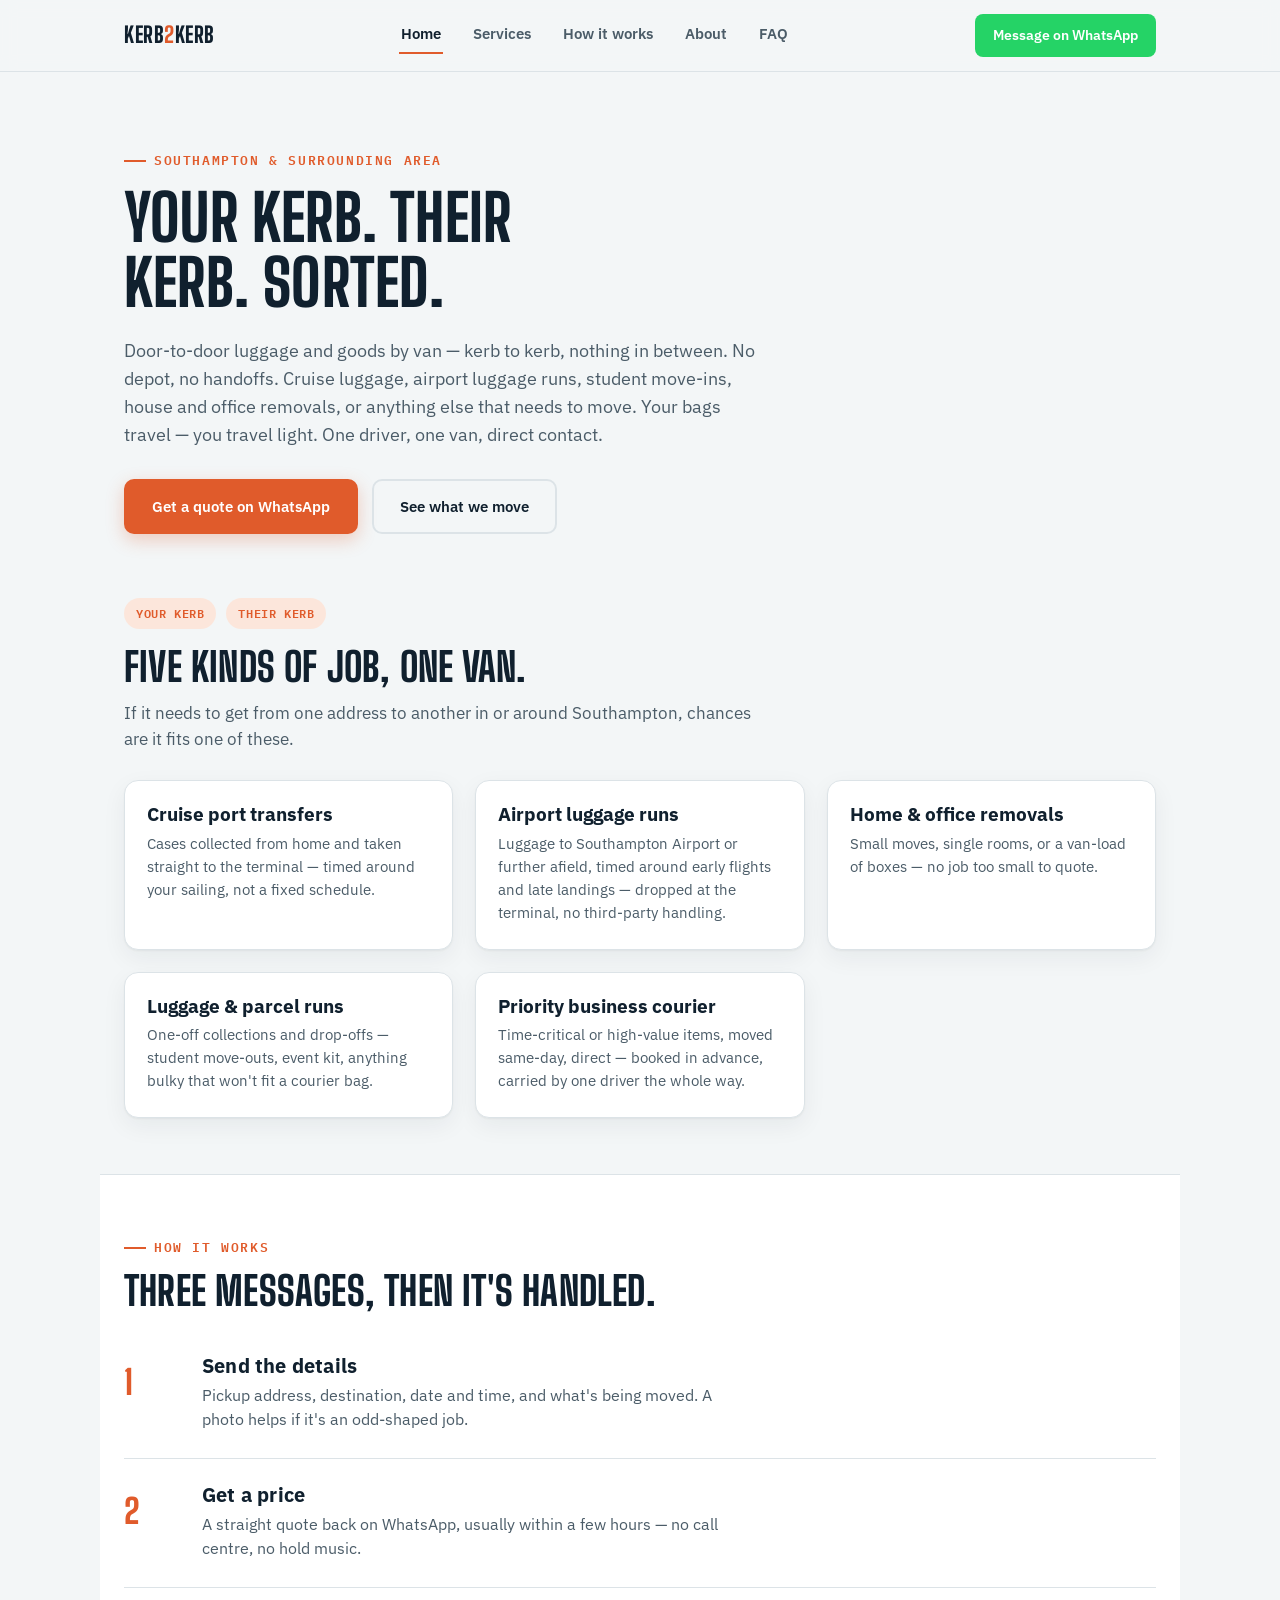
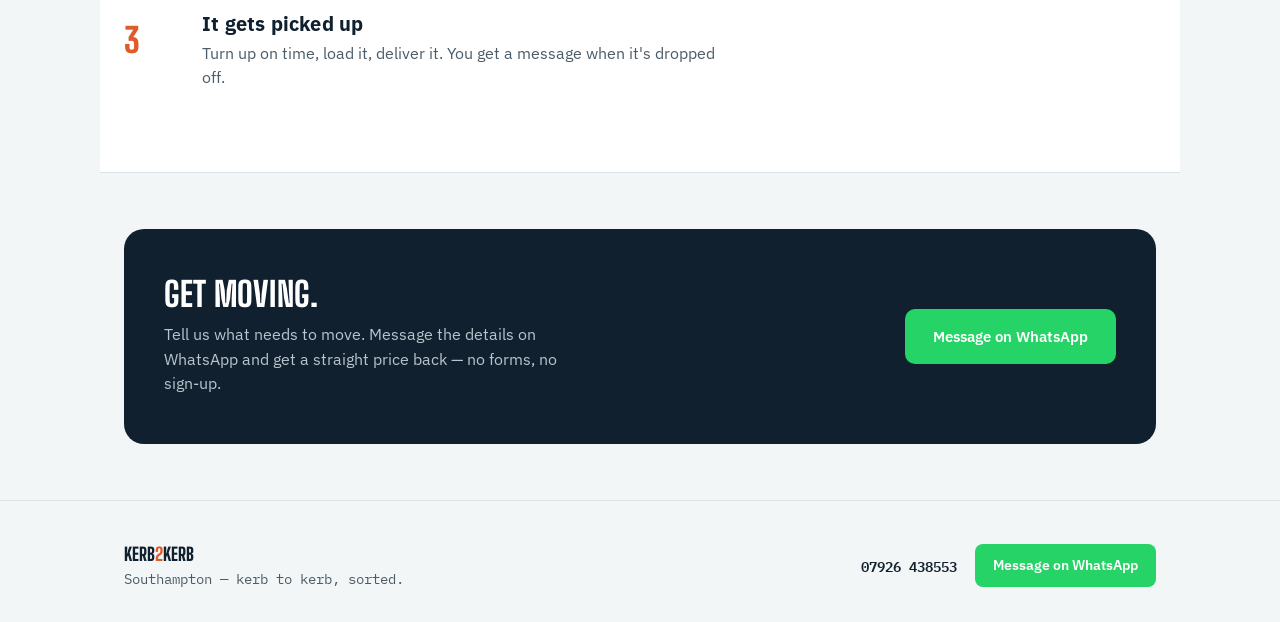
<file: site/index.html>
<!DOCTYPE html>
<html lang="en">
<head>
<meta charset="UTF-8">
<meta name="viewport" content="width=device-width, initial-scale=1">
<title>Kerb2Kerb</title>
<meta name="description" content="Door-to-door van transfers around Southampton — cruise port and airport runs, home and office removals, and priority courier. Book kerb to kerb over WhatsApp.">
<link rel="preconnect" href="https://fonts.googleapis.com">
<link rel="preconnect" href="https://fonts.gstatic.com" crossorigin>
<link href="https://fonts.googleapis.com/css2?family=Big+Shoulders+Display:wght@600;700;800;900&family=IBM+Plex+Sans:wght@400;500;600;700&family=IBM+Plex+Mono:wght@500;600&display=swap" rel="stylesheet">
<style>
  :root{
    --bg:#F3F6F7;
    --surface:#FFFFFF;
    --ink:#10202E;
    --ink-soft:#4B5C68;
    --accent:#E05B2B;
    --accent-soft:#FCE6DB;
    --success:#25D366;
    --rule:#DCE3E7;
    --shadow: 0 1px 2px rgba(16,32,46,.05), 0 8px 24px rgba(16,32,46,.06);
    --display: "Big Shoulders Display", Impact, "Arial Narrow", sans-serif;
    --sans: "IBM Plex Sans", -apple-system, BlinkMacSystemFont, "Segoe UI", sans-serif;
    --mono: "IBM Plex Mono", ui-monospace, SFMono-Regular, Menlo, monospace;
    color-scheme: light;
  }
  *{box-sizing:border-box;}
  html,body{margin:0;padding:0;}
  body{
    background:var(--bg);
    color:var(--ink);
    font-family:var(--sans);
    font-size:16px;
    line-height:1.55;
    -webkit-font-smoothing:antialiased;
  }
  img{max-width:100%;display:block;}
  a{color:inherit;text-decoration:none;}
  h1,h2,h3{
    font-family:var(--display);
    text-transform:uppercase;
    font-weight:800;
    line-height:1.02;
    letter-spacing:.2px;
    text-wrap:balance;
    margin:0;
  }
  .eyebrow{
    font-family:var(--mono);
    font-size:12.5px;
    font-weight:600;
    letter-spacing:1.6px;
    text-transform:uppercase;
    color:var(--accent);
    display:inline-flex;
    align-items:center;
    gap:8px;
    margin:0 0 14px;
  }
  .eyebrow::before{
    content:"";
    width:22px;height:2px;background:var(--accent);display:inline-block;
  }
  .wrap{max-width:1080px;margin:0 auto;padding:0 24px;}
  .btn{
    display:inline-flex;align-items:center;justify-content:center;gap:8px;
    font-family:var(--sans);font-weight:600;font-size:15px;
    padding:14px 26px;border-radius:10px;border:2px solid transparent;
    cursor:pointer;transition:transform .15s ease, box-shadow .15s ease, background .15s ease;
    white-space:nowrap;
  }
  .btn:active{transform:translateY(1px);}
  .btn-primary{background:var(--accent);color:#fff;box-shadow:0 6px 18px rgba(224,91,43,.28);}
  .btn-primary:hover{background:#c94f22;}
  .btn-ghost{background:transparent;color:var(--ink);border-color:var(--rule);}
  .btn-ghost:hover{border-color:var(--ink);}
  .btn-whatsapp{background:var(--success);color:#fff;}
  .btn-whatsapp:hover{background:#1fb958;}
  .btn-sm{padding:9px 16px;font-size:13.5px;border-radius:8px;}

  /* ---------- Header ---------- */
  .site-header{
    position:sticky;top:0;z-index:50;
    background:rgba(243,246,247,.92);
    backdrop-filter:blur(8px);
    border-bottom:1px solid var(--rule);
  }
  .header-inner{
    max-width:1080px;margin:0 auto;padding:14px 24px;
    display:flex;align-items:center;justify-content:space-between;gap:20px;
  }
  .logo{
    font-family:var(--display);font-weight:800;font-size:22px;
    letter-spacing:.5px;text-transform:uppercase;color:var(--ink);
    flex-shrink:0;
  }
  .logo span{color:var(--accent);}
  .nav-links{
    display:flex;align-items:center;gap:28px;
    font-size:14.5px;font-weight:600;color:var(--ink-soft);
  }
  .nav-links a{padding:6px 2px;border-bottom:2px solid transparent;transition:color .15s, border-color .15s;}
  .nav-links a:hover{color:var(--ink);}
  .nav-links a.active{color:var(--ink);border-color:var(--accent);}
  .header-cta{flex-shrink:0;}
  .menu-toggle{
    display:none;background:none;border:1px solid var(--rule);border-radius:8px;
    width:40px;height:40px;font-size:18px;color:var(--ink);cursor:pointer;flex-shrink:0;
  }

  @media (max-width: 780px){
    .nav-links{
      position:fixed;top:65px;left:0;right:0;
      background:var(--surface);border-bottom:1px solid var(--rule);
      flex-direction:column;align-items:flex-start;gap:0;
      padding:8px 24px 18px;
      transform:translateY(-8px);opacity:0;pointer-events:none;
      transition:opacity .18s ease, transform .18s ease;
    }
    .nav-links.open{transform:translateY(0);opacity:1;pointer-events:auto;box-shadow:var(--shadow);}
    .nav-links a{width:100%;padding:12px 0;border-bottom:1px solid var(--rule);}
    .nav-links a:last-child{border-bottom:none;}
    .header-cta{display:none;}
    .menu-toggle{display:block;}
  }

  /* ---------- Pages ---------- */
  .page{display:none;}
  .page.active{display:block;animation:pageIn .35s ease both;}
  @keyframes pageIn{
    from{opacity:0;transform:translateY(10px);}
    to{opacity:1;transform:translateY(0);}
  }
  @media (prefers-reduced-motion: reduce){
    .page.active{animation:none;}
  }

  .hero{padding:72px 0 56px;}
  .hero h1{font-size:clamp(38px,6vw,64px);max-width:14ch;}
  .hero p{font-size:18px;color:var(--ink-soft);max-width:58ch;margin:22px 0 30px;}
  .hero-ctas{display:flex;flex-wrap:wrap;gap:14px;}

  .section{padding:56px 0;}
  .section-head{max-width:640px;margin-bottom:38px;}
  .section-head h2{font-size:clamp(28px,4vw,40px);}
  .section-head p{color:var(--ink-soft);font-size:16.5px;margin-top:14px;}
  .section-alt{background:var(--surface);border-top:1px solid var(--rule);border-bottom:1px solid var(--rule);}

  .kerb-tags{display:flex;gap:10px;margin-bottom:18px;flex-wrap:wrap;}
  .kerb-tag{
    font-family:var(--mono);font-size:12px;font-weight:600;letter-spacing:.6px;
    background:var(--accent-soft);color:var(--accent);padding:6px 12px;border-radius:999px;
  }

  .grid-4{display:grid;grid-template-columns:repeat(4,1fr);gap:18px;}
  .grid-3{display:grid;grid-template-columns:repeat(3,1fr);gap:22px;}
  @media (max-width:900px){.grid-4{grid-template-columns:repeat(2,1fr);} .grid-3{grid-template-columns:1fr;}}
  @media (max-width:560px){.grid-4{grid-template-columns:1fr;}}

  .card{
    background:var(--surface);border:1px solid var(--rule);border-radius:14px;
    padding:24px 22px;box-shadow:var(--shadow);
  }
  .card h3{font-size:19px;text-transform:none;font-weight:700;letter-spacing:0;margin-bottom:8px;font-family:var(--sans);}
  .card p{color:var(--ink-soft);font-size:14.8px;margin:0;}
  .card .num{
    font-family:var(--mono);color:var(--accent);font-weight:600;font-size:13px;
    margin-bottom:10px;display:block;
  }

  .steps{counter-reset:step;display:flex;flex-direction:column;gap:0;}
  .step{
    display:flex;gap:22px;padding:26px 0;border-bottom:1px solid var(--rule);
  }
  .step:last-child{border-bottom:none;}
  .step-num{
    font-family:var(--display);font-size:34px;font-weight:800;color:var(--accent);
    width:56px;flex-shrink:0;
  }
  .step h3{font-size:20px;text-transform:none;font-weight:700;font-family:var(--sans);margin-bottom:6px;}
  .step p{color:var(--ink-soft);margin:0;max-width:52ch;}

  .about-block{display:flex;gap:40px;align-items:flex-start;flex-wrap:wrap;}
  .about-photo{
    width:120px;height:120px;border-radius:16px;flex-shrink:0;
    background:linear-gradient(155deg,var(--accent),#f08a5f);
    display:flex;align-items:center;justify-content:center;
    font-family:var(--display);color:#fff;font-size:38px;font-weight:800;
    box-shadow:var(--shadow);
  }
  .about-text h3{font-size:15px;text-transform:uppercase;letter-spacing:1px;color:var(--ink-soft);font-weight:700;margin-bottom:6px;font-family:var(--mono);}
  .about-text p{font-size:17px;max-width:62ch;color:var(--ink);}

  .why-list{display:flex;flex-direction:column;gap:0;margin-top:10px;}
  .why-item{display:flex;gap:20px;padding:22px 0;border-top:1px solid var(--rule);}
  .why-item:last-child{border-bottom:1px solid var(--rule);}
  .why-num{font-family:var(--mono);color:var(--accent);font-weight:600;font-size:14px;width:34px;flex-shrink:0;padding-top:2px;}
  .why-item h3{font-size:18px;text-transform:none;font-weight:700;font-family:var(--sans);margin-bottom:4px;}
  .why-item p{color:var(--ink-soft);margin:0;max-width:56ch;font-size:15px;}

  .coverage-towns{display:flex;flex-wrap:wrap;gap:10px;margin-top:18px;}
  .town{
    background:var(--surface);border:1px solid var(--rule);border-radius:999px;
    padding:8px 16px;font-size:14px;font-weight:600;color:var(--ink);
  }
  .town.more{color:var(--ink-soft);font-weight:500;border-style:dashed;}

  .faq-item{border-bottom:1px solid var(--rule);}
  .faq-item:first-child{border-top:1px solid var(--rule);}
  .faq-q{
    width:100%;text-align:left;background:none;border:none;cursor:pointer;
    display:flex;justify-content:space-between;align-items:center;gap:16px;
    padding:22px 2px;font-family:var(--sans);font-size:17px;font-weight:700;color:var(--ink);
  }
  .faq-q .plus{font-family:var(--mono);color:var(--accent);font-size:20px;flex-shrink:0;transition:transform .2s ease;}
  .faq-item.open .plus{transform:rotate(45deg);}
  .faq-a{max-height:0;overflow:hidden;transition:max-height .25s ease;}
  .faq-item.open .faq-a{max-height:200px;}
  .faq-a p{color:var(--ink-soft);padding:0 2px 22px;margin:0;max-width:60ch;font-size:15.5px;}

  .cta-band{
    background:var(--ink);color:#fff;border-radius:20px;padding:48px 40px;
    display:flex;justify-content:space-between;align-items:center;gap:24px;flex-wrap:wrap;
    margin:56px 0;
  }
  .cta-band h2{color:#fff;font-size:clamp(24px,3.4vw,34px);max-width:16ch;}
  .cta-band p{color:#B9C4CC;margin:10px 0 0;max-width:40ch;}

  .site-footer{border-top:1px solid var(--rule);padding:40px 0 32px;margin-top:20px;}
  .footer-inner{display:flex;justify-content:space-between;align-items:center;gap:20px;flex-wrap:wrap;}
  .footer-brand{font-family:var(--display);font-weight:800;font-size:18px;text-transform:uppercase;}
  .footer-brand span{color:var(--accent);}
  .footer-meta{color:var(--ink-soft);font-size:13.5px;font-family:var(--mono);}
  .footer-right{display:flex;align-items:center;gap:18px;flex-wrap:wrap;}
  .footer-phone{font-family:var(--mono);font-weight:600;font-size:14px;color:var(--ink);}
</style>
</head>
<body>

<header class="site-header">
  <div class="header-inner">
    <a class="logo" href="#/">KERB<span>2</span>KERB</a>
    <nav class="nav-links" id="navLinks">
      <a href="#/" data-route="/">Home</a>
      <a href="#/services" data-route="/services">Services</a>
      <a href="#/how-it-works" data-route="/how-it-works">How it works</a>
      <a href="#/about" data-route="/about">About</a>
      <a href="#/faq" data-route="/faq">FAQ</a>
    </nav>
    <a class="btn btn-whatsapp btn-sm header-cta" href="https://wa.me/447926438553" target="_blank" rel="noopener">Message on WhatsApp</a>
    <button class="menu-toggle" id="menuToggle" aria-label="Open menu">&#9776;</button>
  </div>
</header>

<main class="wrap">

  <!-- HOME -->
  <section class="page" data-page="/">
    <div class="hero">
      <span class="eyebrow">Southampton &amp; surrounding area</span>
      <h1>Your kerb. Their kerb. Sorted.</h1>
      <p>Door-to-door luggage and goods by van — kerb to kerb, nothing in between. No depot, no handoffs. Cruise luggage, airport luggage runs, student move-ins, house and office removals, or anything else that needs to move. Your bags travel — you travel light. One driver, one van, direct contact.</p>
      <div class="hero-ctas">
        <a class="btn btn-primary" href="https://wa.me/447926438553" target="_blank" rel="noopener">Get a quote on WhatsApp</a>
        <a class="btn btn-ghost" href="#/services">See what we move</a>
      </div>
    </div>

    <div class="section" style="padding-top:8px;">
      <div class="kerb-tags"><span class="kerb-tag">YOUR KERB</span><span class="kerb-tag">THEIR KERB</span></div>
      <div class="section-head" style="margin-bottom:28px;">
        <h2>Five kinds of job, one van.</h2>
        <p>If it needs to get from one address to another in or around Southampton, chances are it fits one of these.</p>
      </div>
      <div class="grid-3">
        <div class="card"><h3>Cruise port transfers</h3><p>Cases collected from home and taken straight to the terminal — timed around your sailing, not a fixed schedule.</p></div>
        <div class="card"><h3>Airport luggage runs</h3><p>Luggage to Southampton Airport or further afield, timed around early flights and late landings — dropped at the terminal, no third-party handling.</p></div>
        <div class="card"><h3>Home &amp; office removals</h3><p>Small moves, single rooms, or a van-load of boxes — no job too small to quote.</p></div>
        <div class="card"><h3>Luggage &amp; parcel runs</h3><p>One-off collections and drop-offs — student move-outs, event kit, anything bulky that won't fit a courier bag.</p></div>
        <div class="card"><h3>Priority business courier</h3><p>Time-critical or high-value items, moved same-day, direct — booked in advance, carried by one driver the whole way.</p></div>
      </div>
    </div>

    <div class="section section-alt" style="margin:0 -24px;padding:56px 24px;">
      <div class="wrap" style="padding:0;">
        <div class="section-head" style="margin-bottom:0;">
          <span class="eyebrow">How it works</span>
          <h2>Three messages, then it's handled.</h2>
        </div>
        <div class="steps" style="margin-top:18px;">
          <div class="step"><div class="step-num">1</div><div><h3>Send the details</h3><p>Pickup address, destination, date and time, and what's being moved. A photo helps if it's an odd-shaped job.</p></div></div>
          <div class="step"><div class="step-num">2</div><div><h3>Get a price</h3><p>A straight quote back on WhatsApp, usually within a few hours — no call centre, no hold music.</p></div></div>
          <div class="step"><div class="step-num">3</div><div><h3>It gets picked up</h3><p>Turn up on time, load it, deliver it. You get a message when it's dropped off.</p></div></div>
        </div>
      </div>
    </div>

    <div class="cta-band">
      <div>
        <h2>Get moving.</h2>
        <p>Tell us what needs to move. Message the details on WhatsApp and get a straight price back — no forms, no sign-up.</p>
      </div>
      <a class="btn btn-whatsapp" href="https://wa.me/447926438553" target="_blank" rel="noopener">Message on WhatsApp</a>
    </div>
  </section>

  <!-- SERVICES -->
  <section class="page" data-page="/services">
    <div class="section" style="padding-top:48px;">
      <span class="eyebrow">What moves</span>
      <div class="kerb-tags"><span class="kerb-tag">YOUR KERB</span><span class="kerb-tag">THEIR KERB</span></div>
      <div class="section-head">
        <h2>Five kinds of job, one van.</h2>
        <p>If it needs to get from one address to another in or around Southampton, chances are it fits one of these. Not sure yours does? Ask anyway — most things do.</p>
      </div>
      <div class="grid-3">
        <div class="card"><span class="num">01</span><h3>Cruise port transfers</h3><p>Cases collected from home and taken straight to the terminal — timed around your sailing, not a fixed schedule. No dragging luggage through a car park or splitting a taxi with strangers.</p></div>
        <div class="card"><span class="num">02</span><h3>Airport luggage runs</h3><p>Luggage to Southampton Airport or further afield, timed around early flights and late landings — dropped straight at the terminal, no third-party handling. Door to terminal, one trip.</p></div>
        <div class="card"><span class="num">03</span><h3>Home &amp; office removals</h3><p>Small moves, single rooms, or a van-load of boxes — no job too small to quote. Ideal for a flat move, a single item, or a student clearing out halls.</p></div>
        <div class="card"><span class="num">04</span><h3>Luggage &amp; parcel runs</h3><p>One-off collections and drop-offs — student move-outs, event kit, anything bulky that won't fit a courier bag or fit in a normal car.</p></div>
        <div class="card"><span class="num">05</span><h3>Priority business courier</h3><p>For businesses that can't risk a late delivery or a random subcontractor — an urgent part, stock that needs to be somewhere today, documents that have to arrive signed. Booked in advance for a guaranteed same-day slot, carried kerb to kerb by the same person who quoted it, start to finish.</p></div>
      </div>
      <div class="cta-band">
        <div>
          <h2>Not sure which one?</h2>
          <p>Send a message with what needs moving and where — you'll get a straight answer, not a form to fill in.</p>
        </div>
        <a class="btn btn-whatsapp" href="https://wa.me/447926438553" target="_blank" rel="noopener">Message on WhatsApp</a>
      </div>
    </div>
  </section>

  <!-- HOW IT WORKS -->
  <section class="page" data-page="/how-it-works">
    <div class="section" style="padding-top:48px;">
      <span class="eyebrow">How it works</span>
      <div class="section-head">
        <h2>Three messages, then it's handled.</h2>
        <p>No account to create, no app to download. The whole booking happens over WhatsApp, start to finish.</p>
      </div>
      <div class="steps">
        <div class="step"><div class="step-num">1</div><div><h3>Send the details</h3><p>Pickup address, destination, date and time, and what's being moved. A photo helps if it's an odd-shaped job or you're not sure it'll fit.</p></div></div>
        <div class="step"><div class="step-num">2</div><div><h3>Get a price</h3><p>A straight quote back on WhatsApp, usually within a few hours — no call centre, no hold music, no waiting on a callback.</p></div></div>
        <div class="step"><div class="step-num">3</div><div><h3>It gets picked up</h3><p>Turn up on time, load it, deliver it. You get a message when it's dropped off, so you're never left wondering where it is.</p></div></div>
      </div>
      <div class="cta-band">
        <div>
          <h2>Ready when you are.</h2>
          <p>Message the details on WhatsApp and get a straight price back — no forms, no sign-up.</p>
        </div>
        <a class="btn btn-whatsapp" href="https://wa.me/447926438553" target="_blank" rel="noopener">Message on WhatsApp</a>
      </div>
    </div>
  </section>

  <!-- ABOUT -->
  <section class="page" data-page="/about">
    <div class="section" style="padding-top:48px;">
      <span class="eyebrow">About</span>
      <div class="section-head">
        <h2>Not a company. Just James.</h2>
      </div>
      <div class="about-block">
        <div class="about-photo">JH</div>
        <div class="about-text">
          <h3>James Hickman</h3>
          <p>Southampton-based, self-employed, and already driving professionally across the city every day. Kerb2Kerb is one driver and one van — the person who quotes your job, turns up to collect it, and drops it off is the same person throughout. No call centre, no subcontractors, no stranger you've never spoken to handling your things.</p>
        </div>
      </div>
    </div>

    <div class="section" style="padding-top:8px;">
      <span class="eyebrow">Why Kerb2Kerb</span>
      <div class="section-head" style="margin-bottom:0;">
        <h2>Not a parcel network.</h2>
      </div>
      <div class="why-list">
        <div class="why-item"><div class="why-num">01</div><div><h3>Kerb to kerb, nothing in between</h3><p>No depot, no sorting hub, no handing your things off to someone else. It goes from where you are to where it needs to be.</p></div></div>
        <div class="why-item"><div class="why-num">02</div><div><h3>Timed around you</h3><p>Early sailings, late flights, awkward move-out dates — jobs get scheduled around real departure times, not office hours.</p></div></div>
        <div class="why-item"><div class="why-num">03</div><div><h3>Insured for the job, not just the drive</h3><p>Covered for goods in transit and hire and reward work — the cover that actually applies to carrying other people's belongings, not just standard van insurance.</p></div></div>
      </div>
    </div>

    <div class="section" style="padding-top:8px;">
      <span class="eyebrow">Coverage</span>
      <div class="section-head" style="margin-bottom:0;">
        <h2>Based in Southampton.</h2>
        <p>Centred on Southampton Cruise Terminals and Southampton Airport, running throughout the surrounding area. Further afield? Ask anyway.</p>
      </div>
      <div class="coverage-towns">
        <span class="town">Southampton</span><span class="town">Eastleigh</span><span class="town">Totton</span>
        <span class="town">Hedge End</span><span class="town">Fareham</span><span class="town">Portsmouth</span>
        <span class="town">Winchester</span><span class="town more">+ beyond, on request</span>
      </div>
    </div>
  </section>

  <!-- FAQ -->
  <section class="page" data-page="/faq">
    <div class="section" style="padding-top:48px;">
      <span class="eyebrow">Before you book</span>
      <div class="section-head">
        <h2>Worth answering upfront.</h2>
      </div>
      <div class="faq-list">
        <div class="faq-item">
          <button class="faq-q"><span>Is my luggage insured while it's with you?</span><span class="plus">+</span></button>
          <div class="faq-a"><p>Yes — goods in transit cover applies for the whole journey, kerb to kerb.</p></div>
        </div>
        <div class="faq-item">
          <button class="faq-q"><span>What if my flight or sailing time changes?</span><span class="plus">+</span></button>
          <div class="faq-a"><p>Message as soon as you know. Jobs are scheduled around real departure times, not fixed slots, so changes get worked around wherever possible.</p></div>
        </div>
        <div class="faq-item">
          <button class="faq-q"><span>How and when do I pay?</span><span class="plus">+</span></button>
          <div class="faq-a"><p>Price is agreed upfront on WhatsApp before anything is booked, so there are no surprise costs on the day.</p></div>
        </div>
        <div class="faq-item">
          <button class="faq-q"><span>Can I travel in the van with my luggage?</span><span class="plus">+</span></button>
          <div class="faq-a"><p>No — Kerb2Kerb moves luggage and goods only, never passengers. You travel however suits you, and your bags are waiting at the terminal (or back at your door) when you get there.</p></div>
        </div>
      </div>
      <div class="cta-band">
        <div>
          <h2>Still have a question?</h2>
          <p>Just ask on WhatsApp — you'll get a reply from James directly, not a bot.</p>
        </div>
        <a class="btn btn-whatsapp" href="https://wa.me/447926438553" target="_blank" rel="noopener">Message on WhatsApp</a>
      </div>
    </div>
  </section>

</main>

<footer class="site-footer">
  <div class="wrap footer-inner">
    <div>
      <div class="footer-brand">KERB<span>2</span>KERB</div>
      <div class="footer-meta">Southampton — kerb to kerb, sorted.</div>
    </div>
    <div class="footer-right">
      <span class="footer-phone">07926 438553</span>
      <a class="btn btn-whatsapp btn-sm" href="https://wa.me/447926438553" target="_blank" rel="noopener">Message on WhatsApp</a>
    </div>
  </div>
</footer>

<script>
  (function(){
    var pages = Array.prototype.slice.call(document.querySelectorAll('.page'));
    var navLinks = Array.prototype.slice.call(document.querySelectorAll('.nav-links a'));
    var navEl = document.getElementById('navLinks');
    var toggle = document.getElementById('menuToggle');

    function route(){
      var hash = location.hash.replace('#','') || '/';
      var found = false;
      pages.forEach(function(p){
        var match = p.getAttribute('data-page') === hash;
        p.classList.toggle('active', match);
        if(match) found = true;
      });
      if(!found){
        pages.forEach(function(p){ p.classList.toggle('active', p.getAttribute('data-page') === '/'); });
      }
      navLinks.forEach(function(a){
        a.classList.toggle('active', a.getAttribute('data-route') === hash);
      });
      navEl.classList.remove('open');
      window.scrollTo(0,0);
    }

    window.addEventListener('hashchange', route);
    document.addEventListener('DOMContentLoaded', route);
    route();

    toggle.addEventListener('click', function(){
      navEl.classList.toggle('open');
    });

    document.querySelectorAll('.faq-q').forEach(function(btn){
      btn.addEventListener('click', function(){
        btn.parentElement.classList.toggle('open');
      });
    });
  })();
</script>
</body>
</html>
</file>
